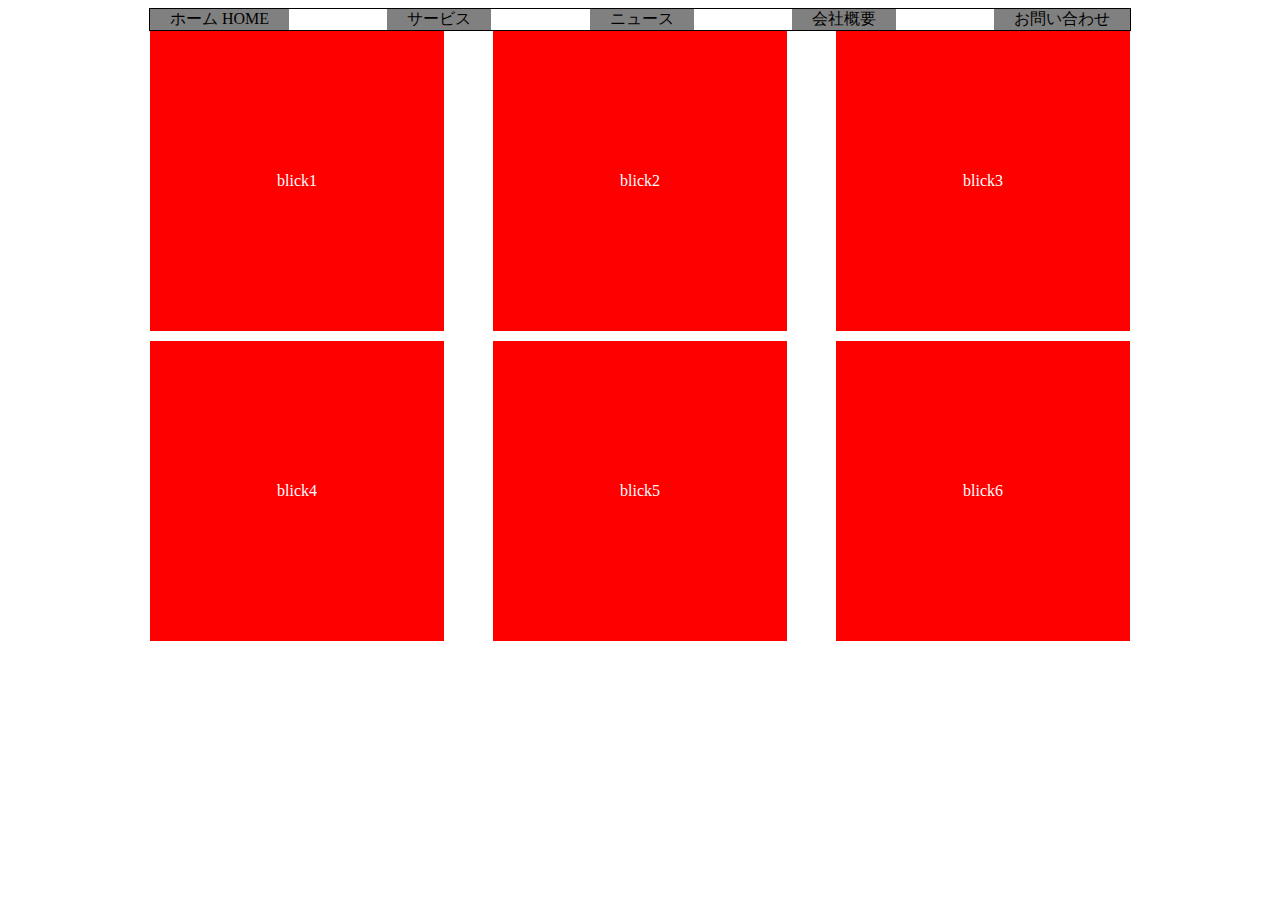
<file: 20230425/index.html>
<!DOCTYPE html>
<html lang="ja">

<head>
    <meta charset="UTF-8">
    <meta http-equiv="X-UA-Compatible" content="IE=edge">
    <meta name="viewport" content="width=device-width, initial-scale=1.0">
    <title>第2回</title>
    <meta name="description" content="第2回です。">
    <link rel="stylesheet" href="css/style.css">
</head>

<body>

    <ul>
        <li>ホーム
            HOME</li>
        <li>サービス</li>
        <li>ニュース</li>
        <li>会社概要</li>
        <li>お問い合わせ</li>
    </ul>

    <div class="wrap">
        <div>blick1</div>
        <div>blick2</div>
        <div>blick3</div>
        <div>blick4</div>
        <div>blick5</div>
        <div>blick6</div>
    </div>

</body>

</html>
</file>
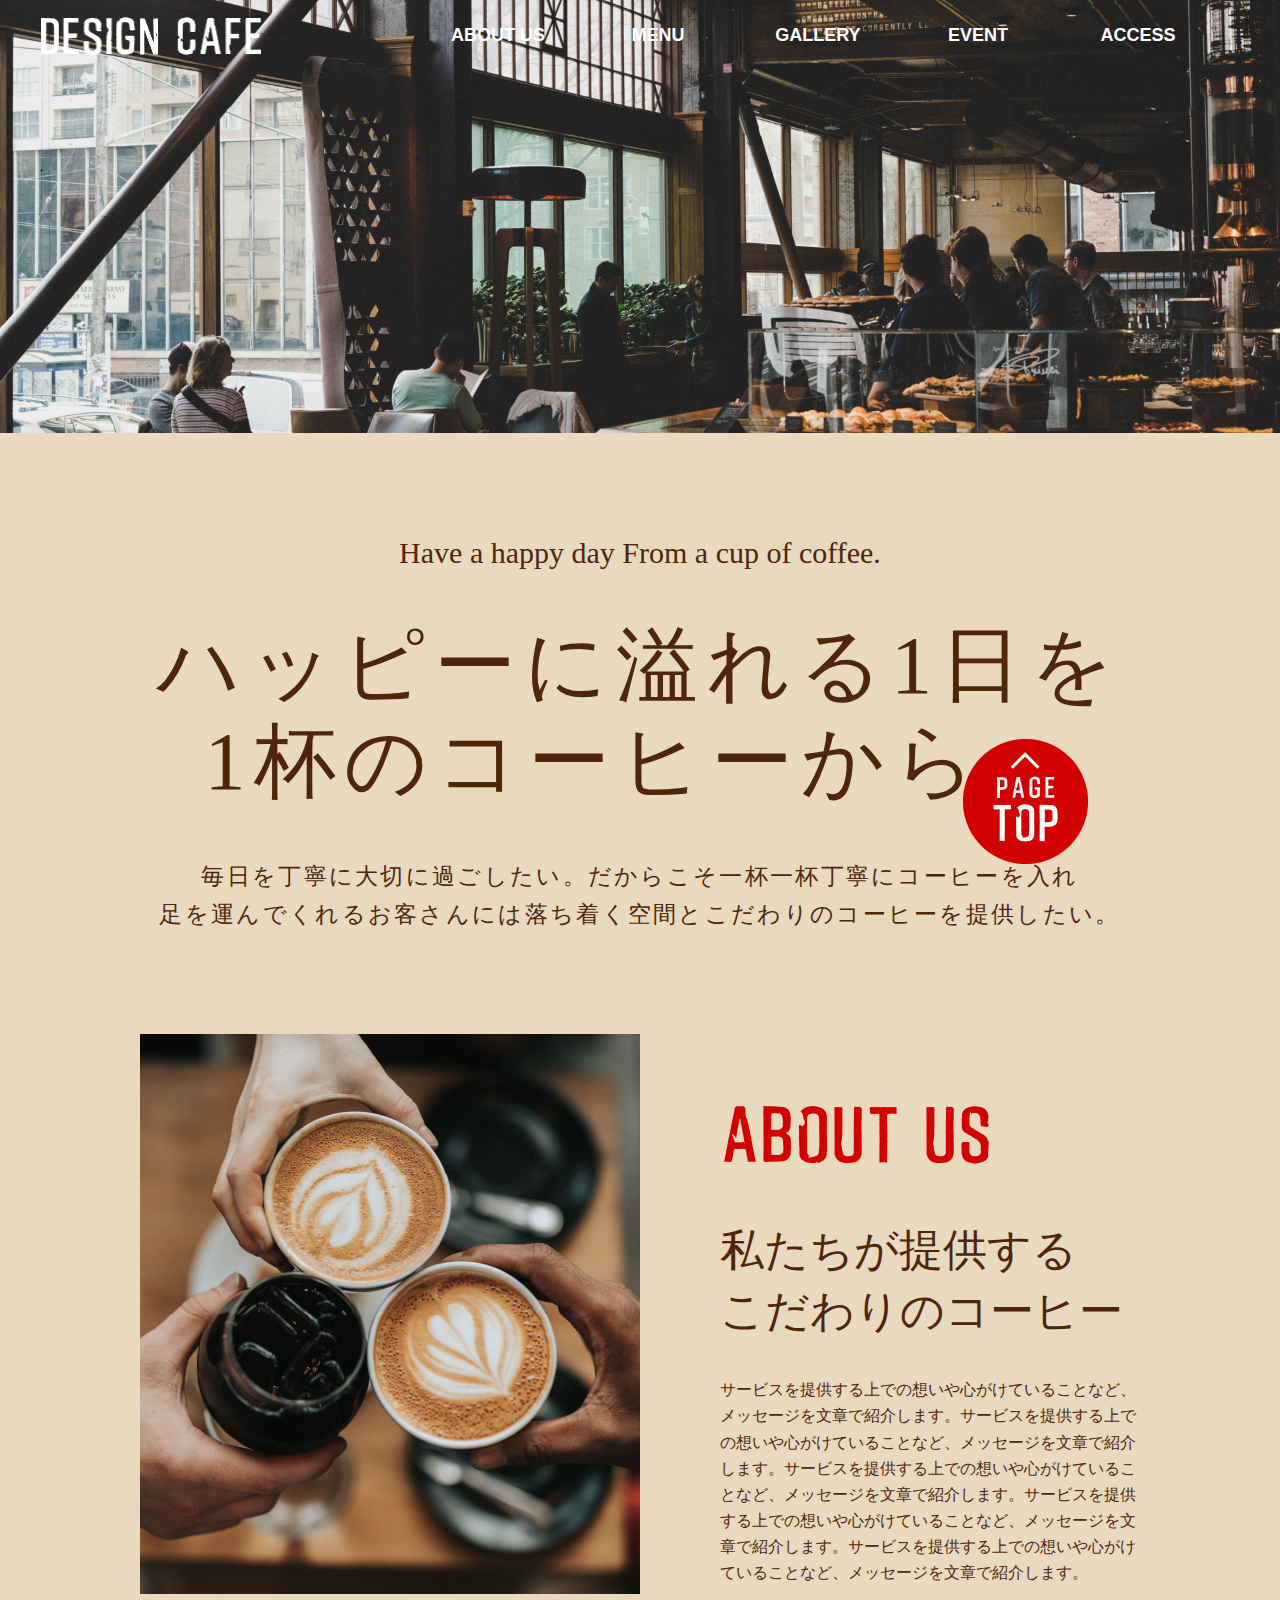
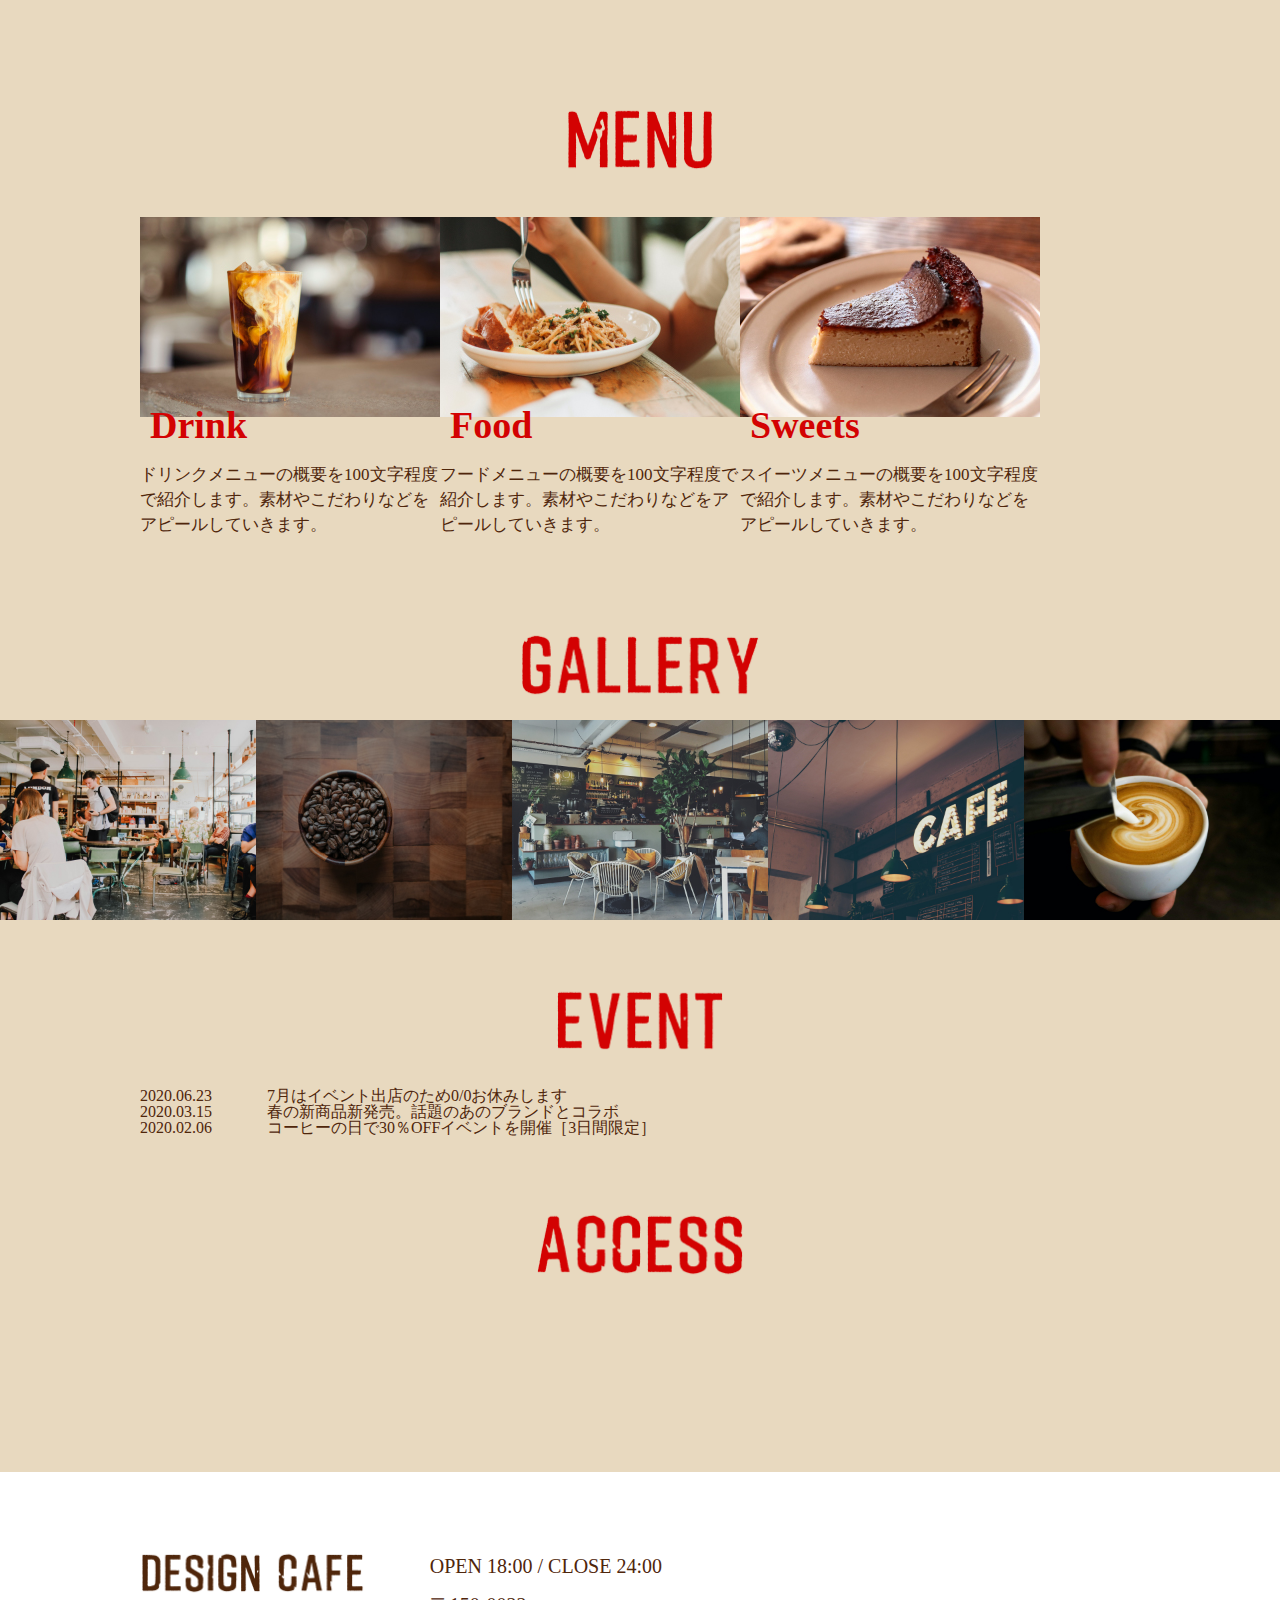
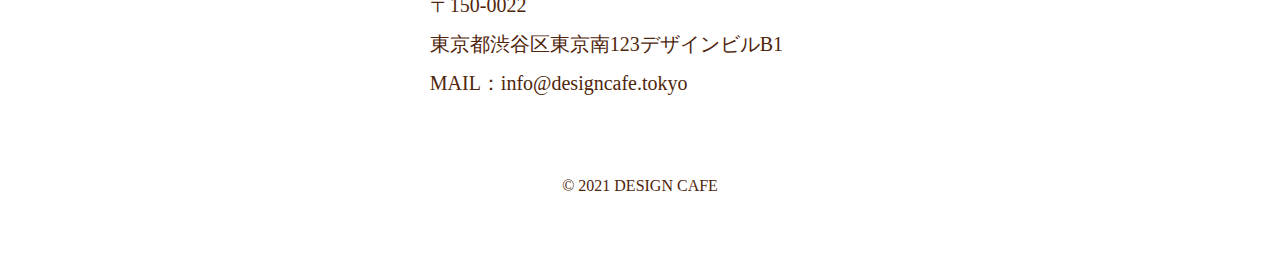
<file: cafe/index.html>
<!DOCTYPE html>
<html lang="ja">

<head>
    <meta charset="UTF-8">
    <meta http-equiv="X-UA-Compatible" content="IE=edge">
    <meta name="viewport" content="width=device-width, initial-scale=1.0">
    <title>デザインカフェ</title>
    <meta name="description" content="デザインカフェのサイトです。">
    <link rel="stylesheet" href="css/style.css">
</head>

<body>

    <header>
        <div class="header_slider">
            <div>
                <img src="images/pc_first-100.jpg" alt="店内の様子">
            </div>
        </div>

        <div class="header_wrap">
            <h1 class="header_logo">
                <img src="images/design_cafe_logo_header@2x.png" alt="DESIGNCAE">
            </h1>
            <nav class="pc_nav">
                <ul>
                    <li><a href="">ABOUT US</a></li>
                    <li><a href="">MENU</a></li>
                    <li><a href="">GALLERY</a></li>
                    <li><a href="">EVENT</a></li>
                    <li><a href="">ACCESS</a></li>
                </ul>

            </nav>
        </div>
    </header>

    <div class="slogan_wrap">
        <p class="slogan_en">
            Have a happy day From a cup of coffee.
        </p>

        <p class="slogan_ja">ハッピーに溢れる1日を<br>1杯のコーヒーから。</p>

        <p class="slogan_ja2">
            毎日を丁寧に大切に過ごしたい。だからこそ一杯一杯丁寧にコーヒーを入れ<br>足を運んでくれるお客さんには落ち着く空間とこだわりのコーヒーを提供したい。
        </p>
    </div>

    <div class="about_wrap">

        <img src="images/pc_about-100.jpg" alt="">

        <div class="contents_about">
            <h2><img src="images/about_us@2x.png" alt="about us"></h2>

            <p class="lead_1">私たちが提供する<br>こだわりのコーヒー</p>
            <p class="about_text">
                サービスを提供する上での想いや心がけていることなど、メッセージを文章で紹介します。サービスを提供する上での想いや心がけていることなど、メッセージを文章で紹介します。サービスを提供する上での想いや心がけていることなど、メッセージを文章で紹介します。サービスを提供する上での想いや心がけていることなど、メッセージを文章で紹介します。サービスを提供する上での想いや心がけていることなど、メッセージを文章で紹介します。
            </p>
        </div>
    </div>

    <div class="menu_wrap">
        <h2 class="center">
            <img src="images/menu@2x.png" alt="menu">
        </h2>
        <div class="contents">
            <div class="menu_contents">
                <img src="images/pc_menu_drink-100.jpg" alt="飲み物の写真">
                <h3>Drink</h3>
                <p>ドリンクメニューの概要を100文字程度で紹介します。素材やこだわりなどをアピールしていきます。</p>
            </div>

            <div class="menu_contents">
                <img src="images/pc_menu_food-100.jpg" alt="食べ物の写真">
                <h3>Food</h3>
                <p>フードメニューの概要を100文字程度で紹介します。素材やこだわりなどをアピールしていきます。</p>
            </div>

            <div class="menu_contents">
                <img src="images/pc_menu_sweets-100.jpg" alt="スイーツの写真">
                <h3>Sweets</h3>
                <p>スイーツメニューの概要を100文字程度で紹介します。素材やこだわりなどをアピールしていきます。</p>
            </div>
        </div>
    </div>

    <!-- <div class="wrap_gallery"> -->
    <h2 class="center"><img src="images/gallery@2x.png" alt="gallery"></h2>

    <div class="slider2">
        <img src="images/pc_gallary_05-100.jpg" alt="">
        <img src="images/pc_gallary_04-100.jpg" alt="">
        <img src="images/pc_gallary_03-100.jpg" alt="">
        <img src="images/pc_gallary_02-100.jpg" alt="">
        <img src="images/pc_gallary_01-100.jpg" alt="">
    </div>
    <!-- </div> -->

    <div class="event_wrap">
        <h2 class="center"><img src="images/event@2x.png" alt="event"></h2>
        <ul>
            <li>2020.06.23<a>7月はイベント出店のため0/0お休みします</a></li>
            <li>2020.03.15<a>春の新商品新発売。話題のあのブランドとコラボ</a></li>
            <li>2020.02.06<a>コーヒーの日で30％OFFイベントを開催［3日間限定］</a></li>
        </ul>
    </div>

    <h2 class="center"><img src="images/access@2x.png" alt="access"></h2>
    <iframe
        src="https://www.google.com/maps/embed?pb=!1m18!1m12!1m3!1d12959.770611716222!2d139.80263735541988!3d35.70302879999999!2m3!1f0!2f0!3f0!3m2!1i1024!2i768!4f13.1!3m3!1m2!1s0x601888d178fe84b1%3A0x432bb2b6c650d9ae!2z5LqA5oi45aSp56We56S-!5e0!3m2!1sja!2sjp!4v1684055574245!5m2!1sja!2sjp"
        style="border:0;" allowfullscreen="" loading="lazy" referrerpolicy="no-referrer-when-downgrade"></iframe>


    <footer>
        <div class="footer_contents">
            <img src="images/design_cafe_logo_footer@2x.png" alt="design cafe">
            <p>OPEN 18:00 / CLOSE 24:00<br>〒150-0022<br>東京都渋谷区東京南123デザインビルB1<br> MAIL：info@designcafe.tokyo</p>
        </div>
        <p class="footer_center">© 2021 DESIGN CAFE</p>
    </footer>

    <div class="page_top">
        <img src="images/to_top@2x.png" alt="">
    </div>

</body>

</html>
</file>
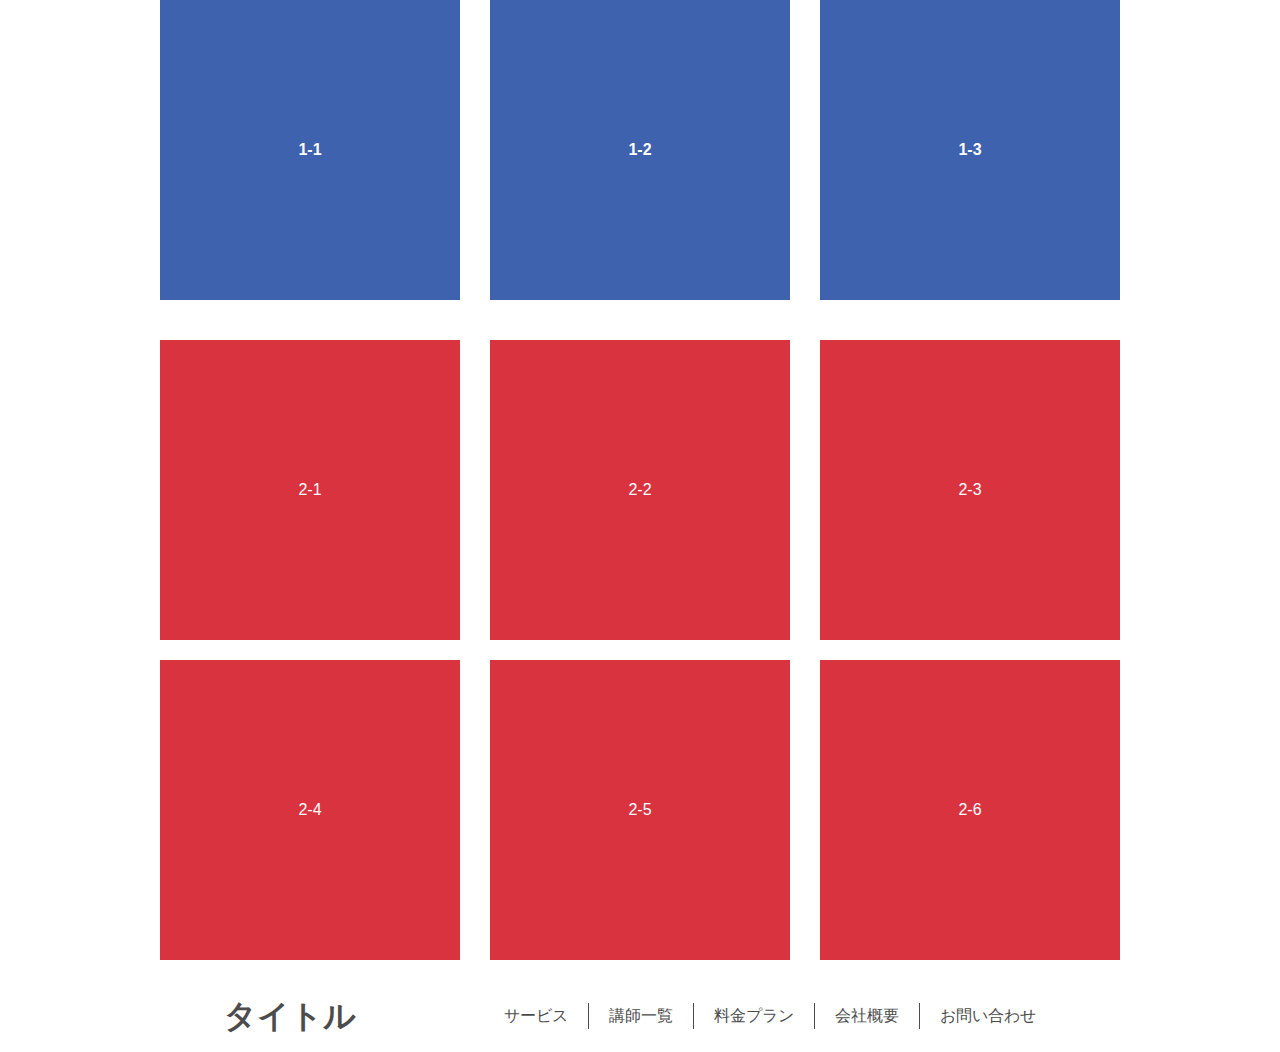
<file: work2_yonezawa/index.html>
<!DOCTYPE html>
<html lang="ja">

<head>
    <meta charset="UTF-8">
    <meta http-equiv="X-UA-Compatible" content="IE=edge">
    <meta name="viewport" content="width=device-width, initial-scale=1.0">
    <title>コーディング第2回</title>
    <meta name="description" content="第2回の課題提出です。">
    <link rel="stylesheet" href="css/style.css">
</head>

<body>

    <div class="wrap-blue">
        <div>1-1</div>
        <div>1-2</div>
        <div>1-3</div>
    </div>

    <div class="wrap-red">
        <div>2-1</div>
        <div>2-2</div>
        <div>2-3</div>
        <div>2-4</div>
        <div>2-5</div>
        <div>2-6</div>
    </div>

    <div class="wrap-top">
        <h1>タイトル</h1>

        <div class="wrap-menu">
            <ul>
                <li>サービス</li>
                <li>講師一覧</li>
                <li>料金プラン</li>
                <li>会社概要</li>
                <li>お問い合わせ</li>
            </ul>
        </div>
    </div>


</body>

</html>
</file>
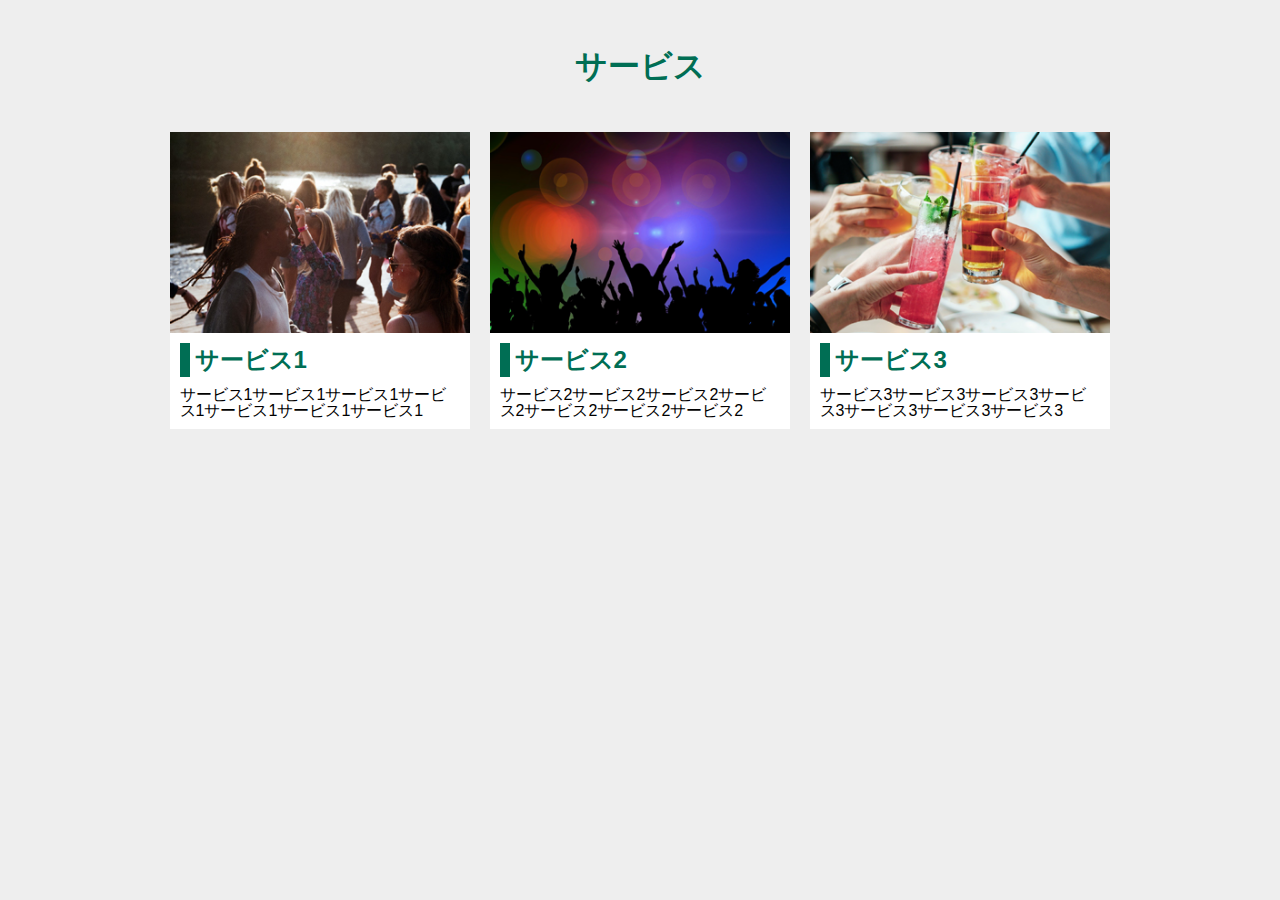
<file: work3_yonezawa/index.html>
<!DOCTYPE html>
<html lang="ja">

<head>
    <meta charset="UTF-8">
    <meta http-equiv="X-UA-Compatible" content="IE=edge">
    <meta name="viewport" content="width=device-width, initial-scale=1.0">
    <title>第3回</title>
    <meta name="description" content="第3回の課題です。">
    <link rel="stylesheet" href="css/style.css">
</head>

<body>

    <script>
        let num = 1;
        for (let i = 0; i < 11; i++) {
            num = num + 1;
        }
        if (num <= 20) {
            console.log("20以上");
        } else {
            console.log("20未満");
        }
    </script>

    <h1>サービス</h1>
    <div class="main">
        <div class="service">
            <img src="images/main_1.jpg" alt="">
            <h2>
                サービス1
            </h2>
            <p>
                サービス1サービス1サービス1サービス1サービス1サービス1サービス1
            </p>
        </div>
        <div class="service">
            <img src="images/main_2.png" alt="">
            <h2>
                サービス2
            </h2>
            <p>
                サービス2サービス2サービス2サービス2サービス2サービス2サービス2
            </p>
        </div>
        <div class="service">
            <img src="images/main_3.png" alt="">
            <h2>
                サービス3
            </h2>
            <p>
                サービス3サービス3サービス3サービス3サービス3サービス3サービス3
            </p>
        </div>
    </div>



</body>

</html>
</file>
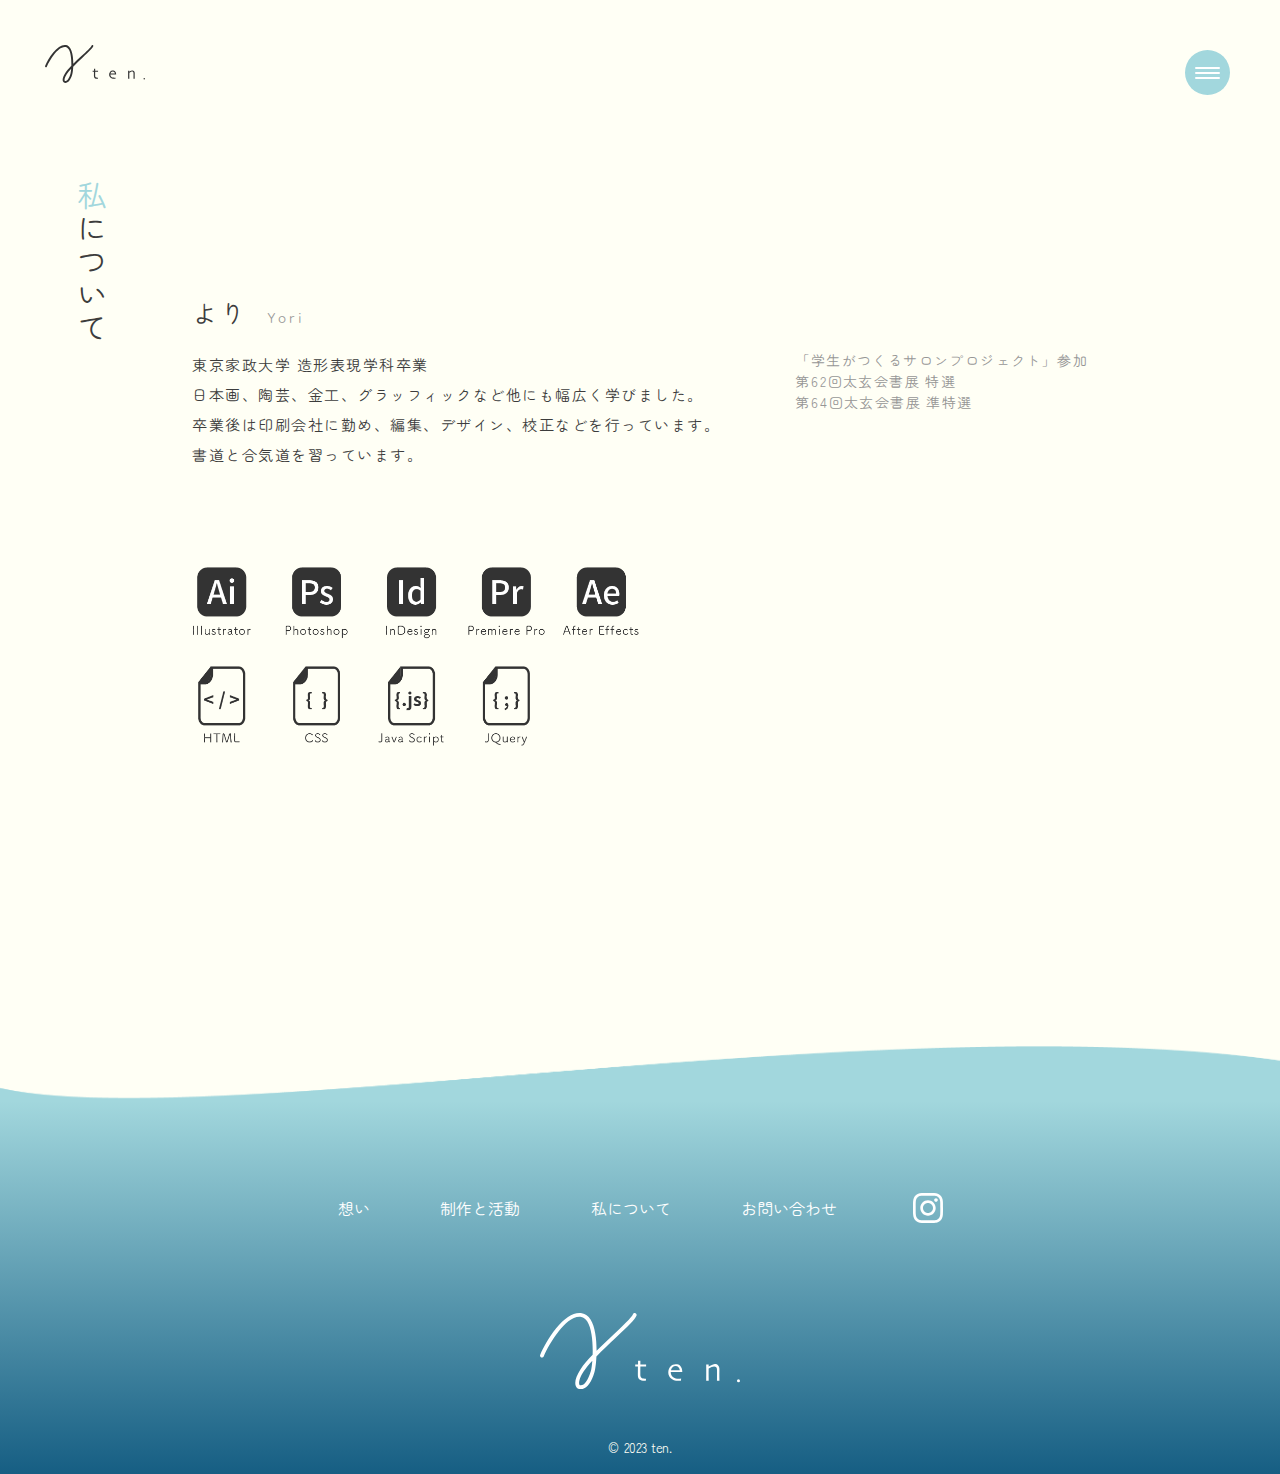
<file: portfolio/about/index.html>
<!DOCTYPE html>
<html lang="ja">

<head>
    <meta charset="UTF-8">
    <meta http-equiv="X-UA-Compatible" content="IE=edge">
    <meta name="viewport" content="width=device-width, initial-scale=1.0">
    <title>私について｜ten.</title>
    <meta name="description" content="私のできることや好きなものなどをご紹介します。">
    <link rel="stylesheet" href="../css/common.css">
    <link rel="stylesheet" href="css/style.css">
    <!-- jQuery -->
    <script src="https://ajax.googleapis.com/ajax/libs/jquery/3.7.0/jquery.min.js"></script>
</head>

<body>
    <!-- ヘッダー -->
    <header>
        <h1 class="header_logo">
            <a href="../index.html">
                <img src="../images/ten_logo.svg" alt="ten.">
            </a>
        </h1>

        <!-- ハンバーガー -->
        <div class="nav_btn">
            <div class="nav_btn_line"><span></span></div>
        </div>
        <div class="nav_wrap">
            <div class="nav_wrap_center">
                <nav class="nav_wrap_list">
                    <ul>
                        <li><a href="../thought/index.html">想い</a></li>
                        <li><a href="../works/index.html">制作と活動</a></li>
                        <li><a href="../about/index.html">私について</a></li>
                        <li><a href="../contact/index.html">お問い合わせ</a></li>
                    </ul>
                </nav>
                <div class="nav_wrap_sns">
                    <a href="https://www.instagram.com/ten._design_2308/?igshid=OGQ5ZDc2ODk2ZA%3D%3D" target="_blank">
                        <img src="../images/instagram_icon.svg" alt="インスタグラムアカウント">
                    </a>
                </div>
            </div>
        </div>
    </header>

    <section class="back_design">
        <h2 class="vertical heading"><span class="color_01">私</span>について</h2>
        <div class="about_wrap">
            <p class="name">より<span class="name_en"></span></p>
            <div class="about_desc_wrap">
                <p class="abuot_desc">東京家政大学
                    造形表現学科卒業<br>日本画、陶芸、金工、グラッフィックなど他にも幅広く学びました。<br>卒業後は印刷会社に勤め、編集、デザイン、校正などを行っています。<br>書道と合気道を習っています。
                </p>
                <p class="about_achieve">「学生がつくるサロンプロジェクト」参加<br>第62回太玄会書展 特選<br>第64回太玄会書展 準特選</p>
            </div>
            <div class="about_skill_icon">
                <img src="images/about_skill_icon@2x.png" alt="スキルアイコン">
            </div>

        </div>
    </section>


    <!-- フッター -->
    <div class="footer_img">
        <img src="../images/footer_pc@2x.png" alt="波">
    </div>
    <footer>
        <div class="footer_wrap">
            <nav class="footer_nav">
                <ul class="footer_list">
                    <li><a href="../thought/index.html">想い</a></li>
                    <li><a href="../works/index.html">制作と活動</a></li>
                    <li><a href="../about/index.html">私について</a></li>
                    <li><a href="../contact/index.html">お問い合わせ</a></li>
                </ul>
                <div class="footer_insta_img">
                    <a href="https://www.instagram.com/ten._design_2308/?igshid=OGQ5ZDc2ODk2ZA%3D%3D" target="_blank"
                        class="footer_insta">
                        <img src="../images/instagram_icon.svg" alt="インスタグラムアカウント">
                    </a>
                </div>
            </nav>
            <a href="./index.html" class="footer_logo">
                <svg id="ten_logo" data-name="レイヤー 2" xmlns="http://www.w3.org/2000/svg" viewBox="0 0 209.95 80">
                    <defs>
                        <style>
                            .cls-1 {
                                fill: #fff;
                            }
                        </style>
                    </defs>
                    <g id="_レイヤー_1-2" data-name="レイヤー 1">
                        <g>
                            <path class="cls-1"
                                d="m42.86,80c-.06,0-.12,0-.19,0-2.15-.05-3.87-1.08-4.83-2.9-2-3.79-.27-10.38,4.74-18.07,2.91-4.47,7.43-9.67,12.68-15.13.39-12.29-.76-27.31-5.59-34.93-1.79-2.82-3.88-4.4-6.38-4.8-8.46-1.37-17.4,7.27-23.42,14.75-6.97,8.68-13.07,19.65-16.02,26.67-.43,1.02-1.6,1.5-2.63,1.07-1.02-.43-1.5-1.61-1.07-2.63,3.06-7.28,9.37-18.65,16.59-27.63C26.46,4.3,35.61-1.15,43.93.2c3.66.59,6.73,2.82,9.14,6.62,4.87,7.69,6.36,21.01,6.32,32.88,5.47-5.46,11.44-11.06,17.07-16.34,9.83-9.22,20-18.76,21.12-21.98.37-1.05,1.51-1.6,2.56-1.23,1.05.37,1.6,1.51,1.23,2.56-1.38,3.96-8.94,11.17-22.17,23.58-6.66,6.25-13.79,12.94-19.96,19.27-.34,7.43-1.21,13.69-2.09,16.72-3.27,11.28-8.47,17.72-14.3,17.72Zm12.07-29.9c-3.7,4.02-6.83,7.8-8.98,11.11-5.21,8-5.31,12.57-4.55,14.01.19.36.5.74,1.37.76.03,0,.06,0,.09,0,3.74,0,7.83-5.8,10.45-14.83.65-2.23,1.25-6.21,1.63-11.06Z" />
                            <g>
                                <path class="cls-1"
                                    d="m111.38,69.03l-.3,2.13c-.08.01-.27.02-.58.03s-.57.02-.8.02c-2.3,0-4.03-.48-5.21-1.44-1.18-.96-1.76-2.43-1.76-4.41,0-1.24,0-2.58.03-4s.03-3.19.03-5.29h-2.82v-1.97h2.97v-3.98h2.44v3.98h6.02v1.97h-6.02c0,.24,0,.94-.03,2.1s-.03,2.03-.03,2.59v4.17c0,1.46.39,2.51,1.18,3.15.78.64,1.99.97,3.63.97.2,0,.44,0,.72,0s.46,0,.54,0Z" />
                                <path class="cls-1"
                                    d="m149.39,61.99h-12.15c.01,1.19.26,2.28.76,3.27s1.25,1.81,2.27,2.46c.65.41,1.39.73,2.22.93.83.21,1.83.31,2.99.31.64,0,1.22-.02,1.76-.05s.86-.06.98-.07l-.3,2.24c-.09.01-.39.03-.89.06s-1.1.04-1.78.04c-1.79,0-3.35-.23-4.68-.7s-2.42-1.11-3.27-1.92c-.73-.68-1.35-1.56-1.86-2.62s-.76-2.25-.76-3.55.19-2.43.57-3.46.95-1.99,1.71-2.87c.66-.76,1.48-1.35,2.46-1.76.98-.41,2-.62,3.05-.62s1.97.16,2.77.47,1.51.79,2.1,1.43c.66.72,1.17,1.6,1.51,2.65s.53,2.31.54,3.77Zm-2.6-1.88c-.18-1.39-.65-2.48-1.42-3.27s-1.78-1.18-3.03-1.18-2.3.4-3.14,1.2-1.42,1.89-1.75,3.25h9.34Z" />
                                <path class="cls-1"
                                    d="m188.43,71.11h-2.66c.01-.31.03-1.35.04-3.11s.03-2.85.03-3.26c0-.58,0-1.44,0-2.58s-.01-1.97-.03-2.5c-.03-1.29-.28-2.21-.74-2.77s-1.25-.84-2.39-.84c-.68,0-1.53.2-2.54.6-1.01.4-2.03.92-3.06,1.55,0,.12,0,.79-.02,2s-.02,2.31-.02,3.31c0,1.3.01,2.87.04,4.71.03,1.84.04,2.8.04,2.89h-2.66c0-.08.01-.76.03-2.06s.03-3.22.03-5.77c0-1.18,0-2.55,0-4.13s-.03-3.26-.06-5.04h2.62l-.02,1.93.02.03c1.57-.9,2.88-1.52,3.92-1.87s1.92-.53,2.61-.53c1.43,0,2.59.45,3.45,1.35s1.3,2.14,1.3,3.71c0,1.41,0,2.63-.03,3.66s-.03,1.86-.03,2.5c0,1.02.01,2.29.04,3.82s.04,2.33.04,2.41Z" />
                            </g>
                            <circle class="cls-1" cx="208.37" cy="71.11" r="1.58" />
                        </g>
                    </g>
                </svg> </a>
        </div>
        <span class="copyright">© 2023 ten.</span>
    </footer>

    <script src="../js/script.js"></script>
</body>

</html>
</file>
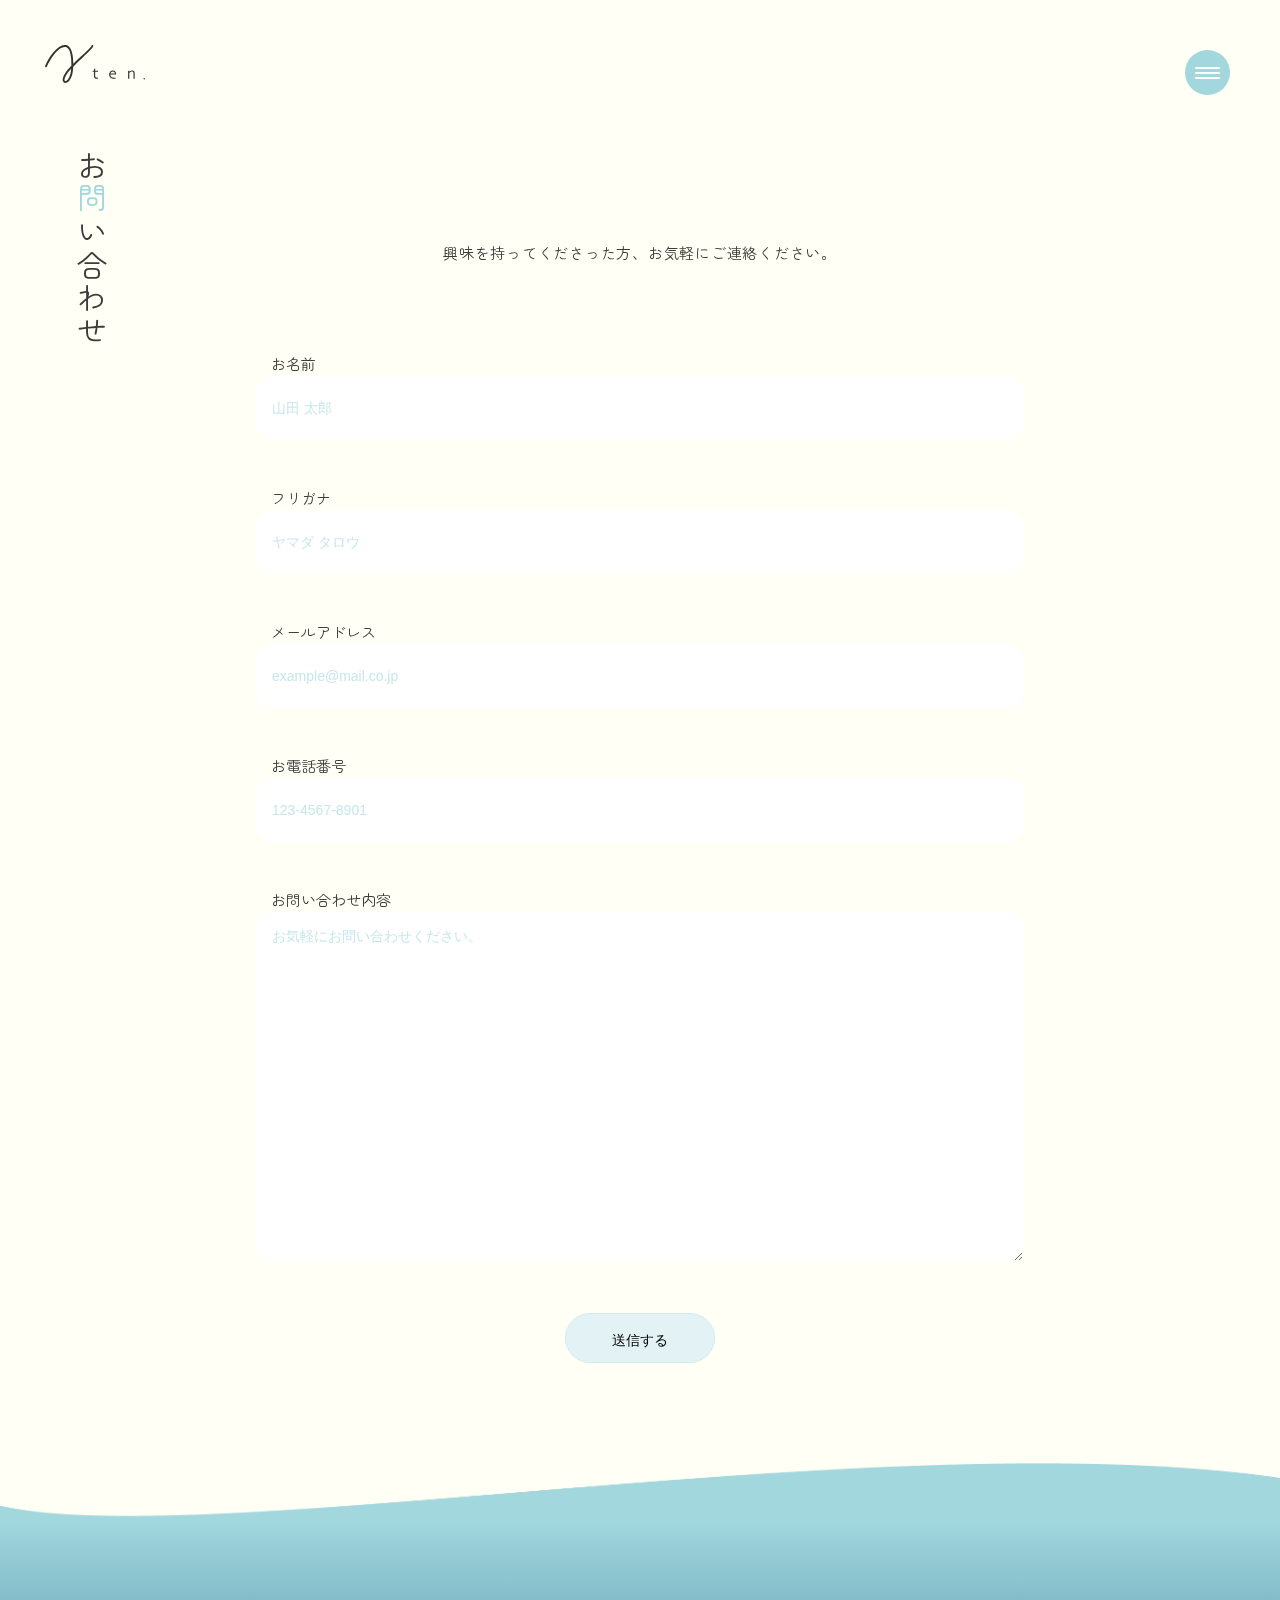
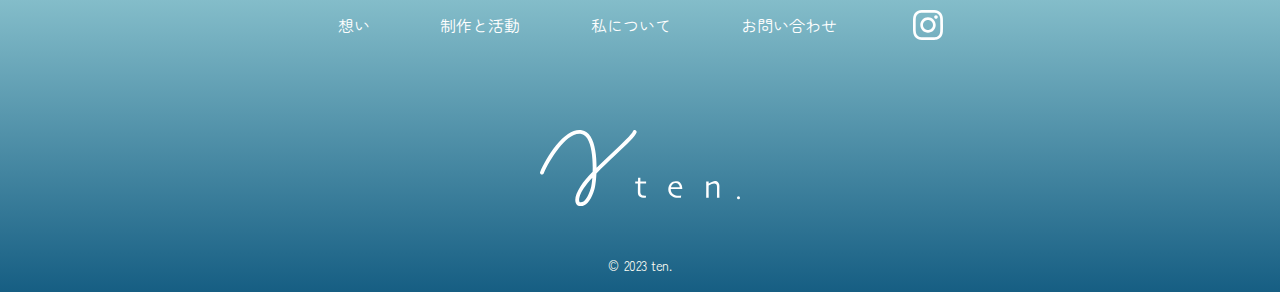
<file: portfolio/contact/index.html>
<!DOCTYPE html>
<html lang="ja">

<head>
    <meta charset="UTF-8">
    <meta http-equiv="X-UA-Compatible" content="IE=edge">
    <meta name="viewport" content="width=device-width, initial-scale=1.0">
    <title>お問い合わせ｜ten.</title>
    <meta name="description" content="ten.のお問い合わせフォームです。">
    <link rel="stylesheet" href="../css/common.css">
    <link rel="stylesheet" href="css/style.css">
    <!-- jQuery -->
    <script src="https://ajax.googleapis.com/ajax/libs/jquery/3.7.0/jquery.min.js"></script>
</head>

<body>
    <!-- ヘッダー -->
    <header>
        <h1 class="header_logo">
            <a href="../index.html">
                <img src="../images/ten_logo.svg" alt="ten.">
            </a>
        </h1>

        <!-- ハンバーガー -->
        <div class="nav_btn">
            <div class="nav_btn_line"><span></span></div>
        </div>
        <div class="nav_wrap">
            <div class="nav_wrap_center">
                <nav class="nav_wrap_list">
                    <ul>
                        <li><a href="../thought/index.html">想い</a></li>
                        <li><a href="../works/index.html">制作と活動</a></li>
                        <li><a href="../about/index.html">私について</a></li>
                        <li><a href="../contact/index.html">お問い合わせ</a></li>
                    </ul>
                </nav>
                <div class="nav_wrap_sns">
                    <a href="https://www.instagram.com/ten._design_2308/?igshid=OGQ5ZDc2ODk2ZA%3D%3D" target="_blank">
                        <img src="../images/instagram_icon.svg" alt="インスタグラムアカウント">
                    </a>
                </div>
            </div>
        </div>
    </header>

    <!-- フォーム -->
    <section class="section">
        <div class="heading">
            <h2 class="vertical pc_sticky">お<span class="color_01">問</span>い合わせ</h2>
        </div>
        <h2 class="vertical sp_un_sticky">お問い合わせ</h2>
        <p>興味を持ってくださった方、<br class="br_pc_none">お気軽にご連絡ください。</p>
        <form onsubmit="submitted=true;"
            action="https://docs.google.com/forms/u/0/d/e/1FAIpQLSc1GYPvpZNJT7h7OVgWDoY82uv7OdNBUzcpmCGkV8Gj81a_2Q/formResponse"
            method="post" target="hidden_iframe">

            <div class="contact_wrap">
                <label for="name_01" class="contact_item">お名前</label>
                <input id="name_01" class="contact_box_s" type="text" name="entry.1274131809" placeholder="山田 太郎"
                    required>

                <label for="name_02" class="contact_item">フリガナ</label>
                <input id="name_02" class="contact_box_s" type="text" name="entry.1427460467" placeholder="ヤマダ タロウ"
                    required>

                <label for="email" class="contact_item">メールアドレス</label>
                <input id="email" class="contact_box_s" type="text" name="entry.1995535631"
                    placeholder="example@mail.co.jp" required>

                <label for="tel" class="contact_item">お電話番号</label>
                <input id="tel" class="contact_box_s" type="text" name="entry.506367846" placeholder="123-4567-8901">

                <label for="msg" class="contact_item">お問い合わせ内容</label>
                <textarea id="msg" class="contact_box_l" name="entry.1580849601" placeholder="お気軽にお問い合わせください。"
                    required></textarea>

                <button type="submit" name="button" value="送信" class="contact_item btn_next">送信する</button>
            </div>
        </form>
    </section>
    <script> var submitted = false; </script>
    <iframe name="hidden_iframe" id="hidden_iframe" style="display: none"
        onload="if(submitted)  {window.location='thanks.html';}"></iframe>



    <!-- フッター -->
    <div class="footer_img">
        <img src="../images/footer_pc@2x.png" alt="波">
    </div>
    <footer>
        <div class="footer_wrap">
            <nav class="footer_nav">
                <ul class="footer_list">
                    <li><a href="../thought/index.html">想い</a></li>
                    <li><a href="../works/index.html">制作と活動</a></li>
                    <li><a href="../about/index.html">私について</a></li>
                    <li><a href="../contact/index.html">お問い合わせ</a></li>
                </ul>
                <div class="footer_insta_img">
                    <a href="https://www.instagram.com/ten._design_2308/?igshid=OGQ5ZDc2ODk2ZA%3D%3D" target="_blank"
                        class="footer_insta">
                        <img src="../images/instagram_icon.svg" alt="インスタグラムアカウント">
                    </a>
                </div>
            </nav>
            <a href="./index.html" class="footer_logo">
                <svg id="ten_logo" data-name="レイヤー 2" xmlns="http://www.w3.org/2000/svg" viewBox="0 0 209.95 80">
                    <defs>
                        <style>
                            .cls-1 {
                                fill: #fff;
                            }
                        </style>
                    </defs>
                    <g id="_レイヤー_1-2" data-name="レイヤー 1">
                        <g>
                            <path class="cls-1"
                                d="m42.86,80c-.06,0-.12,0-.19,0-2.15-.05-3.87-1.08-4.83-2.9-2-3.79-.27-10.38,4.74-18.07,2.91-4.47,7.43-9.67,12.68-15.13.39-12.29-.76-27.31-5.59-34.93-1.79-2.82-3.88-4.4-6.38-4.8-8.46-1.37-17.4,7.27-23.42,14.75-6.97,8.68-13.07,19.65-16.02,26.67-.43,1.02-1.6,1.5-2.63,1.07-1.02-.43-1.5-1.61-1.07-2.63,3.06-7.28,9.37-18.65,16.59-27.63C26.46,4.3,35.61-1.15,43.93.2c3.66.59,6.73,2.82,9.14,6.62,4.87,7.69,6.36,21.01,6.32,32.88,5.47-5.46,11.44-11.06,17.07-16.34,9.83-9.22,20-18.76,21.12-21.98.37-1.05,1.51-1.6,2.56-1.23,1.05.37,1.6,1.51,1.23,2.56-1.38,3.96-8.94,11.17-22.17,23.58-6.66,6.25-13.79,12.94-19.96,19.27-.34,7.43-1.21,13.69-2.09,16.72-3.27,11.28-8.47,17.72-14.3,17.72Zm12.07-29.9c-3.7,4.02-6.83,7.8-8.98,11.11-5.21,8-5.31,12.57-4.55,14.01.19.36.5.74,1.37.76.03,0,.06,0,.09,0,3.74,0,7.83-5.8,10.45-14.83.65-2.23,1.25-6.21,1.63-11.06Z" />
                            <g>
                                <path class="cls-1"
                                    d="m111.38,69.03l-.3,2.13c-.08.01-.27.02-.58.03s-.57.02-.8.02c-2.3,0-4.03-.48-5.21-1.44-1.18-.96-1.76-2.43-1.76-4.41,0-1.24,0-2.58.03-4s.03-3.19.03-5.29h-2.82v-1.97h2.97v-3.98h2.44v3.98h6.02v1.97h-6.02c0,.24,0,.94-.03,2.1s-.03,2.03-.03,2.59v4.17c0,1.46.39,2.51,1.18,3.15.78.64,1.99.97,3.63.97.2,0,.44,0,.72,0s.46,0,.54,0Z" />
                                <path class="cls-1"
                                    d="m149.39,61.99h-12.15c.01,1.19.26,2.28.76,3.27s1.25,1.81,2.27,2.46c.65.41,1.39.73,2.22.93.83.21,1.83.31,2.99.31.64,0,1.22-.02,1.76-.05s.86-.06.98-.07l-.3,2.24c-.09.01-.39.03-.89.06s-1.1.04-1.78.04c-1.79,0-3.35-.23-4.68-.7s-2.42-1.11-3.27-1.92c-.73-.68-1.35-1.56-1.86-2.62s-.76-2.25-.76-3.55.19-2.43.57-3.46.95-1.99,1.71-2.87c.66-.76,1.48-1.35,2.46-1.76.98-.41,2-.62,3.05-.62s1.97.16,2.77.47,1.51.79,2.1,1.43c.66.72,1.17,1.6,1.51,2.65s.53,2.31.54,3.77Zm-2.6-1.88c-.18-1.39-.65-2.48-1.42-3.27s-1.78-1.18-3.03-1.18-2.3.4-3.14,1.2-1.42,1.89-1.75,3.25h9.34Z" />
                                <path class="cls-1"
                                    d="m188.43,71.11h-2.66c.01-.31.03-1.35.04-3.11s.03-2.85.03-3.26c0-.58,0-1.44,0-2.58s-.01-1.97-.03-2.5c-.03-1.29-.28-2.21-.74-2.77s-1.25-.84-2.39-.84c-.68,0-1.53.2-2.54.6-1.01.4-2.03.92-3.06,1.55,0,.12,0,.79-.02,2s-.02,2.31-.02,3.31c0,1.3.01,2.87.04,4.71.03,1.84.04,2.8.04,2.89h-2.66c0-.08.01-.76.03-2.06s.03-3.22.03-5.77c0-1.18,0-2.55,0-4.13s-.03-3.26-.06-5.04h2.62l-.02,1.93.02.03c1.57-.9,2.88-1.52,3.92-1.87s1.92-.53,2.61-.53c1.43,0,2.59.45,3.45,1.35s1.3,2.14,1.3,3.71c0,1.41,0,2.63-.03,3.66s-.03,1.86-.03,2.5c0,1.02.01,2.29.04,3.82s.04,2.33.04,2.41Z" />
                            </g>
                            <circle class="cls-1" cx="208.37" cy="71.11" r="1.58" />
                        </g>
                    </g>
                </svg> </a>
        </div>
        <span class="copyright">© 2023 ten.</span>
    </footer>

    <script src="../js/script.js"></script>

</body>


</html>
</file>
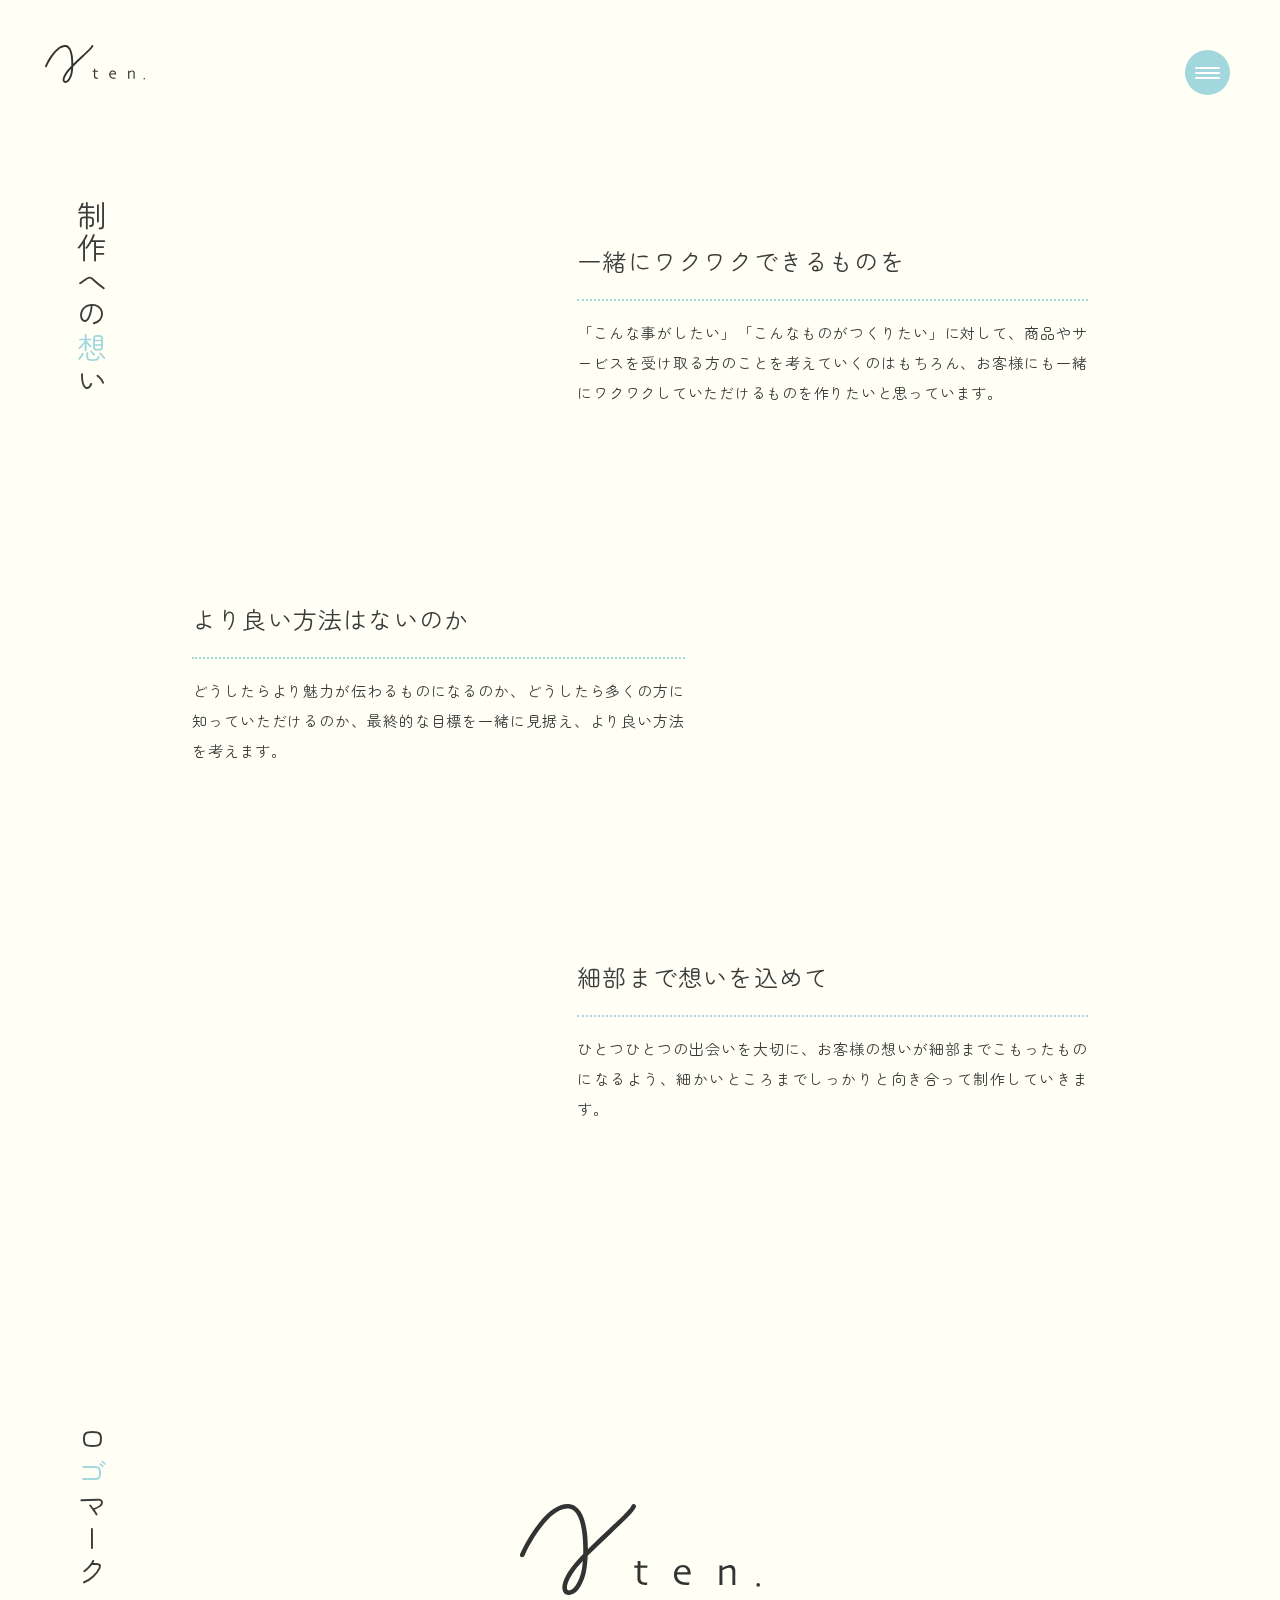
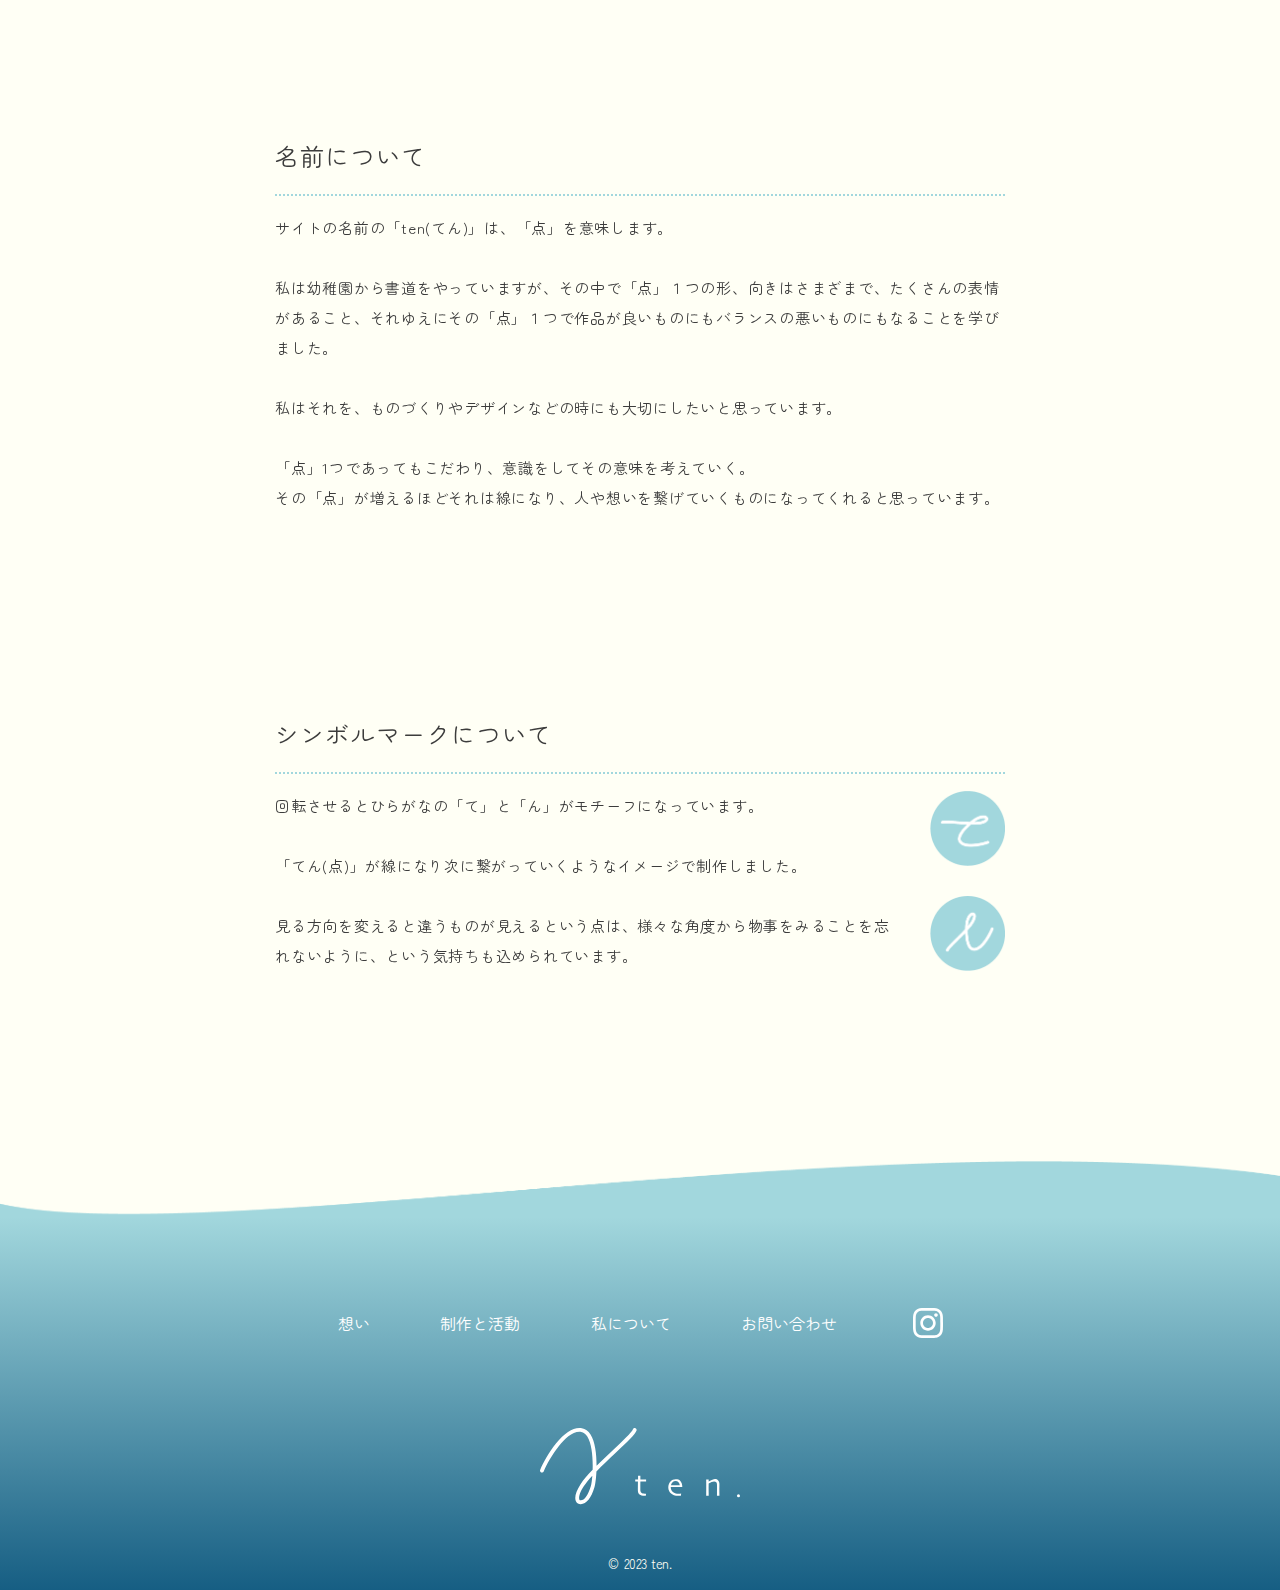
<file: portfolio/thought/index.html>
<!DOCTYPE html>
<html lang="ja">

<head>
    <meta charset="UTF-8">
    <meta http-equiv="X-UA-Compatible" content="IE=edge">
    <meta name="viewport" content="width=device-width, initial-scale=1.0">
    <title>想い｜ten.</title>
    <meta name="description" content="ten.のもづくりへの考えをお伝えします。">
    <link rel="stylesheet" href="../css/common.css">
    <link rel="stylesheet" href="css/style.css">
    <!-- jQuery -->
    <script src="https://ajax.googleapis.com/ajax/libs/jquery/3.7.0/jquery.min.js"></script>
</head>

<body>
    <!-- ヘッダー -->
    <header>
        <h1 class="header_logo">
            <a href="../index.html">
                <img src="../images/ten_logo.svg" alt="ten.">
            </a>
        </h1>
        <!-- ハンバーガー -->
        <div class="nav_btn">
            <div class="nav_btn_line"><span></span></div>
        </div>
        <div class="nav_wrap">
            <div class="nav_wrap_center">
                <nav class="nav_wrap_list">
                    <ul>
                        <li><a href="../thought/index.html">想い</a></li>
                        <li><a href="../works/index.html">制作と活動</a></li>
                        <li><a href="../about/index.html">私について</a></li>
                        <li><a href="../contact/index.html">お問い合わせ</a></li>
                    </ul>
                </nav>
                <div class="nav_wrap_sns">
                    <a href="https://www.instagram.com/ten._design_2308/?igshid=OGQ5ZDc2ODk2ZA%3D%3D" target="_blank">
                        <img src="../images/instagram_icon.svg" alt="インスタグラムアカウント">
                    </a>
                </div>
            </div>
        </div>
    </header>
    <section class="section">
        <div class="heading">
            <h2 class="vertical pc_sticky">制作への<span class="color_01">想</span>い</h2>
        </div>
        <!-- <p class="vertical top">関わってくれた全てのあなたに<br>心躍る瞬間が増えますように</p> -->
        <div class="thought_wrap">
            <h2 class="vertical sp_un_sticky">制作への想い</h2>
            <div class="thought_right">
                <h3>一緒にワクワクできるものを</h3>
                <p class="thought_work">
                    「こんな事がしたい」「こんなものがつくりたい」に対して、商品やサービスを受け取る方のことを考えていくのはもちろん、お客様にも一緒にワクワクしていただけるものを作りたいと思っています。</p>
            </div>
            <div class="thought_left">
                <h3>より良い方法はないのか</h3>
                <p class="thought_work">どうしたらより魅力が伝わるものになるのか、どうしたら多くの方に知っていただけるのか、最終的な目標を一緒に見据え、より良い方法を考えます。</p>
            </div>
            <div class="thought_right">
                <h3>細部まで想いを込めて</h3>
                <p class="thought_work">ひとつひとつの出会いを大切に、お客様の想いが細部までこもったものになるよう、細かいところまでしっかりと向き合って制作していきます。</p>
            </div>
        </div>
    </section>

    <section class="section" id="logo">
        <div class="heading">
            <h2 class="vertical pc_sticky">ロ<span class="color_01">ゴ</span>マーク</h2>
        </div>
        <div class="logo_wrap">
            <h2 class="vertical sp_un_sticky">ロゴマーク</h2>
            <div class="logo_img">
                <img src="../images/ten_logo.svg" alt="ten.">
            </div>

            <h3>名前について</h3>
            <div class="logo_desc_mean">
                <p class="thought_logo">サイトの名前の「ten(てん)」は、「点」を意味します。</p>
                <p class="thought_logo">
                    私は幼稚園から書道をやっていますが、その中で「点」１つの形、向きはさまざまで、たくさんの表情があること、それゆえにその「点」１つで作品が良いものにもバランスの悪いものにもなることを学びました。
                </p>
                <p class="thought_logo">私はそれを、ものづくりやデザインなどの時にも大切にしたいと思っています。</p>
                <p class="thought_logo">
                    「点」1つであってもこだわり、意識をしてその意味を考えていく。<br>その「点」が増えるほどそれは線になり、人や想いを繋げていくものになってくれると思っています。
                </p>
            </div>

            <h3>シンボルマークについて</h3>
            <div class="logo_desc_symbol">
                <div class="logo_desc_symbol_desc">
                    <p class="thought_logo">回転させるとひらがなの「て」と「ん」がモチーフになっています。</p>
                    <p class="thought_logo">「てん(点)」が線になり次に繋がっていくようなイメージで制作しました。</p>
                    <p class="thought_logo">見る方向を変えると違うものが見えるという点は、様々な角度から物事をみることを忘れないように、という気持ちも込められています。</p>
                </div>
                <div class="logo_desc_symbol_img">
                    <div class="logo_desc_symbol_img_te">
                        <img src="images/ten_logo_te@2x.png" alt="シンボルマークを回転させたもの">
                    </div>
                    <div class="logo_desc_symbol_img_n">
                        <img src="images/ten_logo_n@2x.png" alt="シンボルマークを回転させたもの">
                    </div>
                </div>
            </div>
        </div>
    </section>

    <!-- フッター -->
    <div class="footer_img">
        <img src="../images/footer_pc@2x.png" alt="波">
    </div>
    <footer>
        <div class="footer_wrap">
            <nav class="footer_nav">
                <ul class="footer_list">
                    <li><a href="./thought/index.html">想い</a></li>
                    <li><a href="./works/index.html">制作と活動</a></li>
                    <li><a href="./about/index.html">私について</a></li>
                    <li><a href="./contact/index.html">お問い合わせ</a></li>
                </ul>
                <div class="footer_insta_img">
                    <a href="https://www.instagram.com/ten._design_2308/?igshid=OGQ5ZDc2ODk2ZA%3D%3D" target="_blank"
                        class="footer_insta">
                        <img src="../images/instagram_icon.svg" alt="インスタグラムアカウント">
                    </a>
                </div>
            </nav>
            <a href="../index.html" class="footer_logo">
                <svg id="ten_logo" data-name="レイヤー 2" xmlns="http://www.w3.org/2000/svg" viewBox="0 0 209.95 80">
                    <defs>
                        <style>
                            .cls-1 {
                                fill: #fff;
                            }
                        </style>
                    </defs>
                    <g id="_レイヤー_1-2" data-name="レイヤー 1">
                        <g>
                            <path class="cls-1"
                                d="m42.86,80c-.06,0-.12,0-.19,0-2.15-.05-3.87-1.08-4.83-2.9-2-3.79-.27-10.38,4.74-18.07,2.91-4.47,7.43-9.67,12.68-15.13.39-12.29-.76-27.31-5.59-34.93-1.79-2.82-3.88-4.4-6.38-4.8-8.46-1.37-17.4,7.27-23.42,14.75-6.97,8.68-13.07,19.65-16.02,26.67-.43,1.02-1.6,1.5-2.63,1.07-1.02-.43-1.5-1.61-1.07-2.63,3.06-7.28,9.37-18.65,16.59-27.63C26.46,4.3,35.61-1.15,43.93.2c3.66.59,6.73,2.82,9.14,6.62,4.87,7.69,6.36,21.01,6.32,32.88,5.47-5.46,11.44-11.06,17.07-16.34,9.83-9.22,20-18.76,21.12-21.98.37-1.05,1.51-1.6,2.56-1.23,1.05.37,1.6,1.51,1.23,2.56-1.38,3.96-8.94,11.17-22.17,23.58-6.66,6.25-13.79,12.94-19.96,19.27-.34,7.43-1.21,13.69-2.09,16.72-3.27,11.28-8.47,17.72-14.3,17.72Zm12.07-29.9c-3.7,4.02-6.83,7.8-8.98,11.11-5.21,8-5.31,12.57-4.55,14.01.19.36.5.74,1.37.76.03,0,.06,0,.09,0,3.74,0,7.83-5.8,10.45-14.83.65-2.23,1.25-6.21,1.63-11.06Z" />
                            <g>
                                <path class="cls-1"
                                    d="m111.38,69.03l-.3,2.13c-.08.01-.27.02-.58.03s-.57.02-.8.02c-2.3,0-4.03-.48-5.21-1.44-1.18-.96-1.76-2.43-1.76-4.41,0-1.24,0-2.58.03-4s.03-3.19.03-5.29h-2.82v-1.97h2.97v-3.98h2.44v3.98h6.02v1.97h-6.02c0,.24,0,.94-.03,2.1s-.03,2.03-.03,2.59v4.17c0,1.46.39,2.51,1.18,3.15.78.64,1.99.97,3.63.97.2,0,.44,0,.72,0s.46,0,.54,0Z" />
                                <path class="cls-1"
                                    d="m149.39,61.99h-12.15c.01,1.19.26,2.28.76,3.27s1.25,1.81,2.27,2.46c.65.41,1.39.73,2.22.93.83.21,1.83.31,2.99.31.64,0,1.22-.02,1.76-.05s.86-.06.98-.07l-.3,2.24c-.09.01-.39.03-.89.06s-1.1.04-1.78.04c-1.79,0-3.35-.23-4.68-.7s-2.42-1.11-3.27-1.92c-.73-.68-1.35-1.56-1.86-2.62s-.76-2.25-.76-3.55.19-2.43.57-3.46.95-1.99,1.71-2.87c.66-.76,1.48-1.35,2.46-1.76.98-.41,2-.62,3.05-.62s1.97.16,2.77.47,1.51.79,2.1,1.43c.66.72,1.17,1.6,1.51,2.65s.53,2.31.54,3.77Zm-2.6-1.88c-.18-1.39-.65-2.48-1.42-3.27s-1.78-1.18-3.03-1.18-2.3.4-3.14,1.2-1.42,1.89-1.75,3.25h9.34Z" />
                                <path class="cls-1"
                                    d="m188.43,71.11h-2.66c.01-.31.03-1.35.04-3.11s.03-2.85.03-3.26c0-.58,0-1.44,0-2.58s-.01-1.97-.03-2.5c-.03-1.29-.28-2.21-.74-2.77s-1.25-.84-2.39-.84c-.68,0-1.53.2-2.54.6-1.01.4-2.03.92-3.06,1.55,0,.12,0,.79-.02,2s-.02,2.31-.02,3.31c0,1.3.01,2.87.04,4.71.03,1.84.04,2.8.04,2.89h-2.66c0-.08.01-.76.03-2.06s.03-3.22.03-5.77c0-1.18,0-2.55,0-4.13s-.03-3.26-.06-5.04h2.62l-.02,1.93.02.03c1.57-.9,2.88-1.52,3.92-1.87s1.92-.53,2.61-.53c1.43,0,2.59.45,3.45,1.35s1.3,2.14,1.3,3.71c0,1.41,0,2.63-.03,3.66s-.03,1.86-.03,2.5c0,1.02.01,2.29.04,3.82s.04,2.33.04,2.41Z" />
                            </g>
                            <circle class="cls-1" cx="208.37" cy="71.11" r="1.58" />
                        </g>
                    </g>
                </svg> </a>
        </div>
        <span class="copyright">© 2023 ten.</span>
    </footer>

    <script src="../js/script.js"></script>
</body>



</html>
</file>
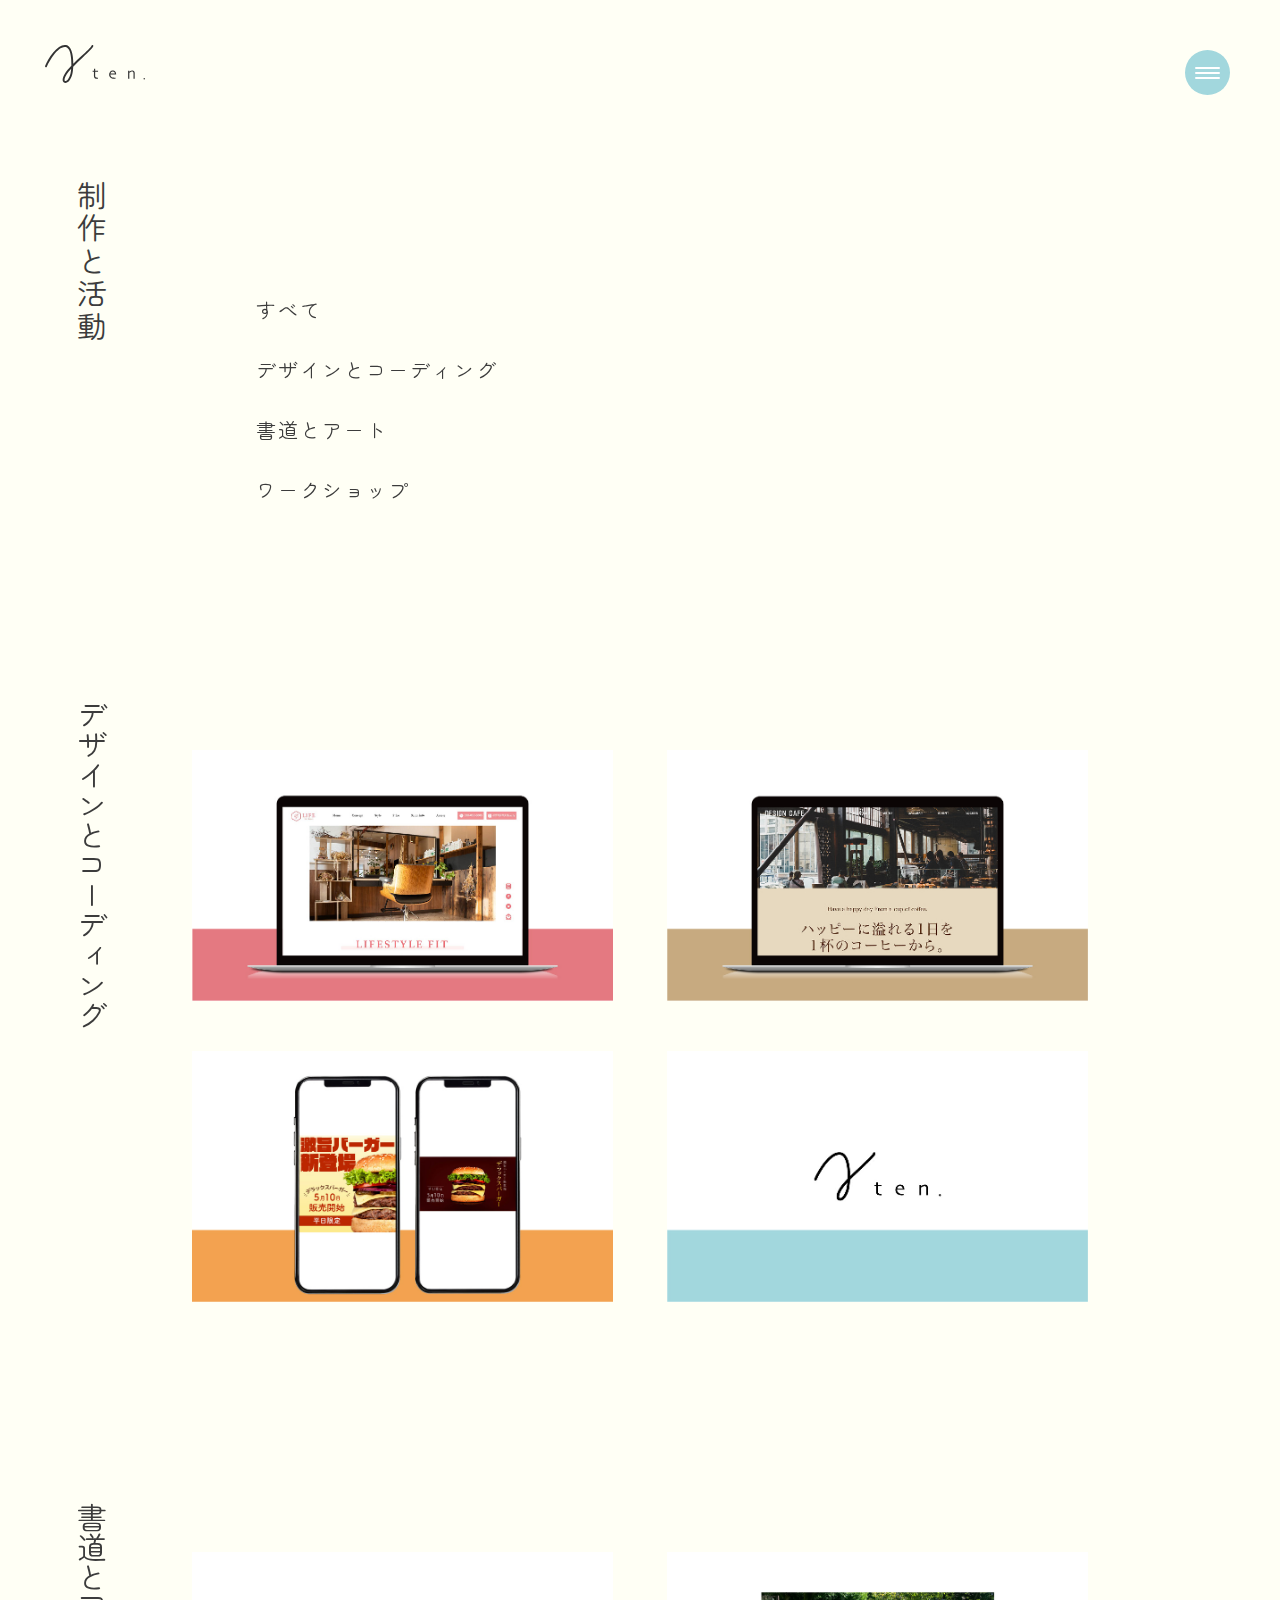
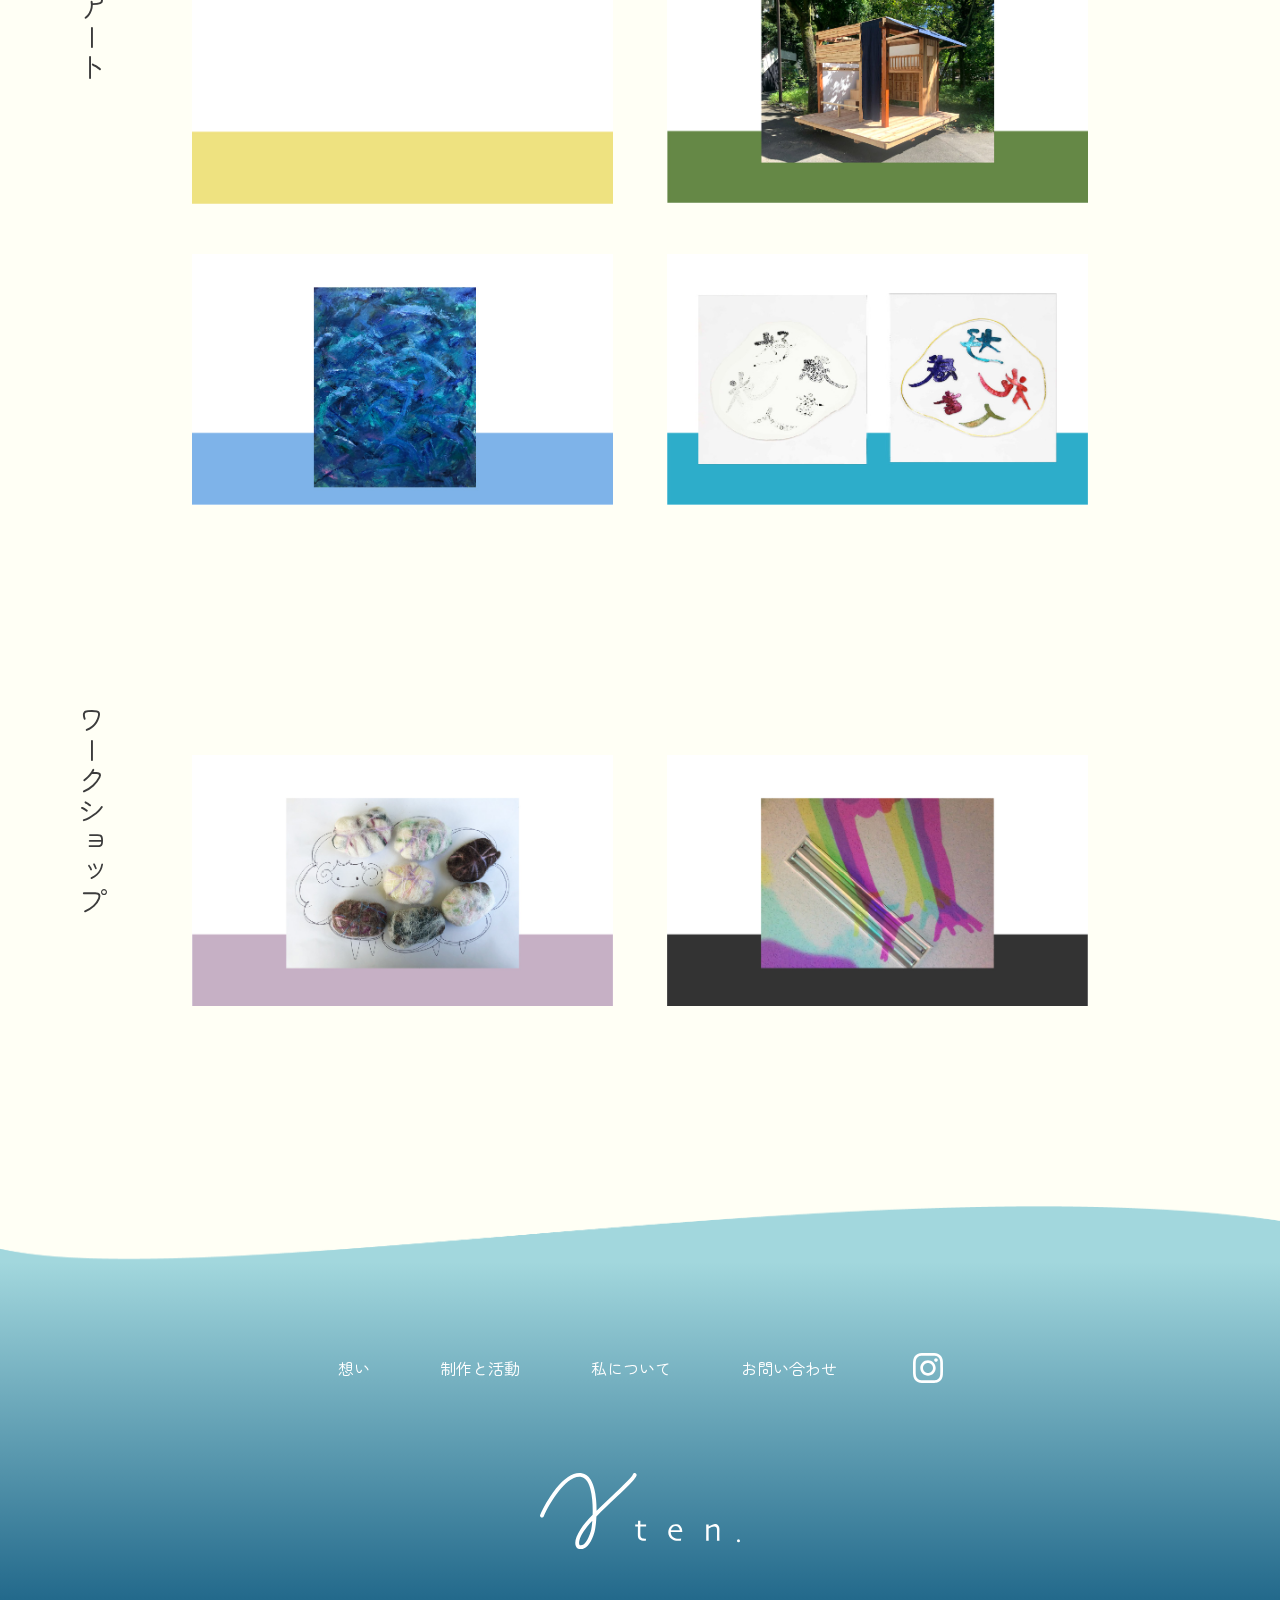
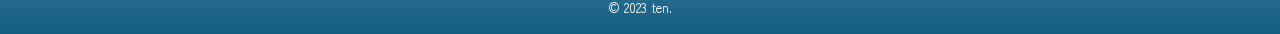
<file: portfolio/works/index.html>
<!DOCTYPE html>
<html lang="ja">

<head>
    <meta charset="UTF-8">
    <meta http-equiv="X-UA-Compatible" content="IE=edge">
    <meta name="viewport" content="width=device-width, initial-scale=1.0">
    <title>制作と活動｜ten.</title>
    <meta name="description" content="ten.の関わった作品やワークショップの一覧です。">
    <link rel="stylesheet" href="../css/common.css">
    <link rel="stylesheet" href="css/style.css">
    <!-- jQuery -->
    <script src="https://ajax.googleapis.com/ajax/libs/jquery/3.7.0/jquery.min.js"></script>
</head>

<body>
    <!-- ヘッダー -->
    <header>
        <h1 class="header_logo">
            <a href="../index.html">
                <img src="../images/ten_logo.svg" alt="ten.">
            </a>
        </h1>

        <!-- ハンバーガー -->
        <div class="nav_btn">
            <div class="nav_btn_line"><span></span></div>
        </div>
        <div class="nav_wrap">
            <div class="nav_wrap_center">
                <nav class="nav_wrap_list">
                    <ul>
                        <li><a href="../thought/index.html">想い</a></li>
                        <li><a href="../works/index.html">制作と活動</a></li>
                        <li><a href="../about/index.html">私について</a></li>
                        <li><a href="../contact/index.html">お問い合わせ</a></li>
                    </ul>
                </nav>
                <div class="nav_wrap_sns">
                    <a href="https://www.instagram.com/ten._design_2308/?igshid=OGQ5ZDc2ODk2ZA%3D%3D" target="_blank">
                        <img src="../images/instagram_icon.svg" alt="インスタグラムアカウント">
                    </a>
                </div>
            </div>
        </div>
    </header>

    <span id="top"></span>
    <h2 class="vertical heading_list">制作と活動</h2>
    <ul class="works_list_top">
        <li><a href="#design">すべて</a></li>
        <li><a href="#design">デザインとコーディング</a></li>
        <li><a href="#art">書道とアート</a></li>
        <li><a href="#workshop">ワークショップ</a></li>
    </ul>

    <div class="works_list" id="design">
        <section class="section">
            <div class="head_sticky">
                <h3 class="pc_vertical sticky">デザインとコーディング</h3>
            </div>
            <div class="works_design_wrap">
                <div class="works_list_img">
                    <a href="./life_hair_design.html">
                        <span class="works_img_hover">
                            <img src="images/work_web_01@2x-80.jpg" alt="美容室「LIFE」のサイトリニューアル">
                            <span class="works_hover_cap">美容室「LIFE」<br>サイトリニューアル</span>
                        </span>
                    </a>
                </div>
                <div class="works_list_img">
                    <a href="">
                        <span class="works_img_hover">
                            <img src="images/work_web_02@2x-80.jpg" alt="カフェ「DESIGN CAFE」のコーディング">
                            <span class="works_hover_cap">coming soon..</span>
                        </span>
                    </a>
                </div>
                <div class="works_list_img">
                    <a href="">
                        <span class="works_img_hover">
                            <img src="images/work_bunner_01@2x-80.jpg" alt="ハンバーガー新商品のバナー広告">
                            <span class="works_hover_cap">coming soon..</span>
                        </span>
                    </a>
                </div>
                <div class="works_list_img">
                    <a href="">
                        <span class="works_img_hover">
                            <img src="images/work_logo_01@2x-80.jpg" alt="「ten.」のロゴデザイン">
                            <span class="works_hover_cap">coming soon..</span>
                        </span>
                    </a>
                </div>
            </div>
        </section>

        <section class="section" id="art">
            <div class="head_sticky">
                <h3 class="pc_vertical sticky">書道とアート</h3>
            </div>
            <div class="works_art_wrap">
                <div class="works_list_img">
                    <a href="">
                        <span class="works_img_hover">
                            <img src="images/work_calligraphy_01@2x-80.jpg" alt="書道作品｜調和体">
                            <span class="works_hover_cap">coming soon..</span>
                        </span>
                    </a>
                </div>
                <div class="works_list_img">
                    <a href="">
                        <span class="works_img_hover">
                            <img src="images/work_art_01@2x-80.jpg" alt="自然を感じる小空間">
                            <span class="works_hover_cap">coming soon..</span>
                        </span>
                    </a>
                </div>
                <div class="works_list_img">
                    <a href="">
                        <span class="works_img_hover">
                            <img src="images/work_art_02@2x-80.jpg" alt="和歌を題材にした油彩画">
                            <span class="works_hover_cap">coming soon..</span>
                        </span>
                    </a>
                </div>
                <div class="works_list_img">
                    <a href="">
                        <span class="works_img_hover">
                            <img src="images/work_art_03@2x-80.jpg" alt="私">
                            <span class="works_hover_cap">coming soon..</span>
                        </span>
                    </a>
                </div>
            </div>
        </section>

        <section class="section" id="workshop">
            <div class="head_sticky">
                <h3 class="pc_vertical sticky">ワークショップ</h3>
            </div>
            <div class="works_workshop_wrap">
                <div class="works_list_img">
                    <a href="">
                        <span class="works_img_hover">
                            <img src="images/work_workshop_01@2x-80.jpg" alt="羊毛石鹸">
                            <span class="works_hover_cap">coming soon..</span>
                        </span>
                    </a>
                </div>
                <div class="works_list_img">
                    <a href="">
                        <span class="works_img_hover">
                            <img src="images/work_workshop_02@2x-80.jpg" alt="ひかりとかげのせかい">
                            <span class="works_hover_cap">coming soon..</span>
                        </span>
                    </a>
                </div>
            </div>
        </section>
    </div>

    <div class="page_top" id="page_top">
        <a href="#top">トップへ</a>
    </div>

    <!-- フッター -->
    <div class="footer_img">
        <img src="../images/footer_pc@2x.png" alt="波">
    </div>
    <footer>
        <div class="footer_wrap">
            <nav class="footer_nav">
                <ul class="footer_list">
                    <li><a href="../thought/index.html">想い</a></li>
                    <li><a href="../works/index.html">制作と活動</a></li>
                    <li><a href="../about/index.html">私について</a></li>
                    <li><a href="../contact/index.html">お問い合わせ</a></li>
                </ul>
                <div class="footer_insta_img">
                    <a href="https://www.instagram.com/ten._design_2308/?igshid=OGQ5ZDc2ODk2ZA%3D%3D" target="_blank"
                        class="footer_insta">
                        <img src="../images/instagram_icon.svg" alt="インスタグラムアカウント">
                    </a>
                </div>
            </nav>
            <a href="./index.html" class="footer_logo">
                <svg id="ten_logo" data-name="レイヤー 2" xmlns="http://www.w3.org/2000/svg" viewBox="0 0 209.95 80">
                    <defs>
                        <style>
                            .cls-1 {
                                fill: #fff;
                            }
                        </style>
                    </defs>
                    <g id="_レイヤー_1-2" data-name="レイヤー 1">
                        <g>
                            <path class="cls-1"
                                d="m42.86,80c-.06,0-.12,0-.19,0-2.15-.05-3.87-1.08-4.83-2.9-2-3.79-.27-10.38,4.74-18.07,2.91-4.47,7.43-9.67,12.68-15.13.39-12.29-.76-27.31-5.59-34.93-1.79-2.82-3.88-4.4-6.38-4.8-8.46-1.37-17.4,7.27-23.42,14.75-6.97,8.68-13.07,19.65-16.02,26.67-.43,1.02-1.6,1.5-2.63,1.07-1.02-.43-1.5-1.61-1.07-2.63,3.06-7.28,9.37-18.65,16.59-27.63C26.46,4.3,35.61-1.15,43.93.2c3.66.59,6.73,2.82,9.14,6.62,4.87,7.69,6.36,21.01,6.32,32.88,5.47-5.46,11.44-11.06,17.07-16.34,9.83-9.22,20-18.76,21.12-21.98.37-1.05,1.51-1.6,2.56-1.23,1.05.37,1.6,1.51,1.23,2.56-1.38,3.96-8.94,11.17-22.17,23.58-6.66,6.25-13.79,12.94-19.96,19.27-.34,7.43-1.21,13.69-2.09,16.72-3.27,11.28-8.47,17.72-14.3,17.72Zm12.07-29.9c-3.7,4.02-6.83,7.8-8.98,11.11-5.21,8-5.31,12.57-4.55,14.01.19.36.5.74,1.37.76.03,0,.06,0,.09,0,3.74,0,7.83-5.8,10.45-14.83.65-2.23,1.25-6.21,1.63-11.06Z" />
                            <g>
                                <path class="cls-1"
                                    d="m111.38,69.03l-.3,2.13c-.08.01-.27.02-.58.03s-.57.02-.8.02c-2.3,0-4.03-.48-5.21-1.44-1.18-.96-1.76-2.43-1.76-4.41,0-1.24,0-2.58.03-4s.03-3.19.03-5.29h-2.82v-1.97h2.97v-3.98h2.44v3.98h6.02v1.97h-6.02c0,.24,0,.94-.03,2.1s-.03,2.03-.03,2.59v4.17c0,1.46.39,2.51,1.18,3.15.78.64,1.99.97,3.63.97.2,0,.44,0,.72,0s.46,0,.54,0Z" />
                                <path class="cls-1"
                                    d="m149.39,61.99h-12.15c.01,1.19.26,2.28.76,3.27s1.25,1.81,2.27,2.46c.65.41,1.39.73,2.22.93.83.21,1.83.31,2.99.31.64,0,1.22-.02,1.76-.05s.86-.06.98-.07l-.3,2.24c-.09.01-.39.03-.89.06s-1.1.04-1.78.04c-1.79,0-3.35-.23-4.68-.7s-2.42-1.11-3.27-1.92c-.73-.68-1.35-1.56-1.86-2.62s-.76-2.25-.76-3.55.19-2.43.57-3.46.95-1.99,1.71-2.87c.66-.76,1.48-1.35,2.46-1.76.98-.41,2-.62,3.05-.62s1.97.16,2.77.47,1.51.79,2.1,1.43c.66.72,1.17,1.6,1.51,2.65s.53,2.31.54,3.77Zm-2.6-1.88c-.18-1.39-.65-2.48-1.42-3.27s-1.78-1.18-3.03-1.18-2.3.4-3.14,1.2-1.42,1.89-1.75,3.25h9.34Z" />
                                <path class="cls-1"
                                    d="m188.43,71.11h-2.66c.01-.31.03-1.35.04-3.11s.03-2.85.03-3.26c0-.58,0-1.44,0-2.58s-.01-1.97-.03-2.5c-.03-1.29-.28-2.21-.74-2.77s-1.25-.84-2.39-.84c-.68,0-1.53.2-2.54.6-1.01.4-2.03.92-3.06,1.55,0,.12,0,.79-.02,2s-.02,2.31-.02,3.31c0,1.3.01,2.87.04,4.71.03,1.84.04,2.8.04,2.89h-2.66c0-.08.01-.76.03-2.06s.03-3.22.03-5.77c0-1.18,0-2.55,0-4.13s-.03-3.26-.06-5.04h2.62l-.02,1.93.02.03c1.57-.9,2.88-1.52,3.92-1.87s1.92-.53,2.61-.53c1.43,0,2.59.45,3.45,1.35s1.3,2.14,1.3,3.71c0,1.41,0,2.63-.03,3.66s-.03,1.86-.03,2.5c0,1.02.01,2.29.04,3.82s.04,2.33.04,2.41Z" />
                            </g>
                            <circle class="cls-1" cx="208.37" cy="71.11" r="1.58" />
                        </g>
                    </g>
                </svg> </a>
        </div>
        <span class="copyright">© 2023 ten.</span>
    </footer>

    <script src="../js/script.js"></script>

</body>

</html>
</file>
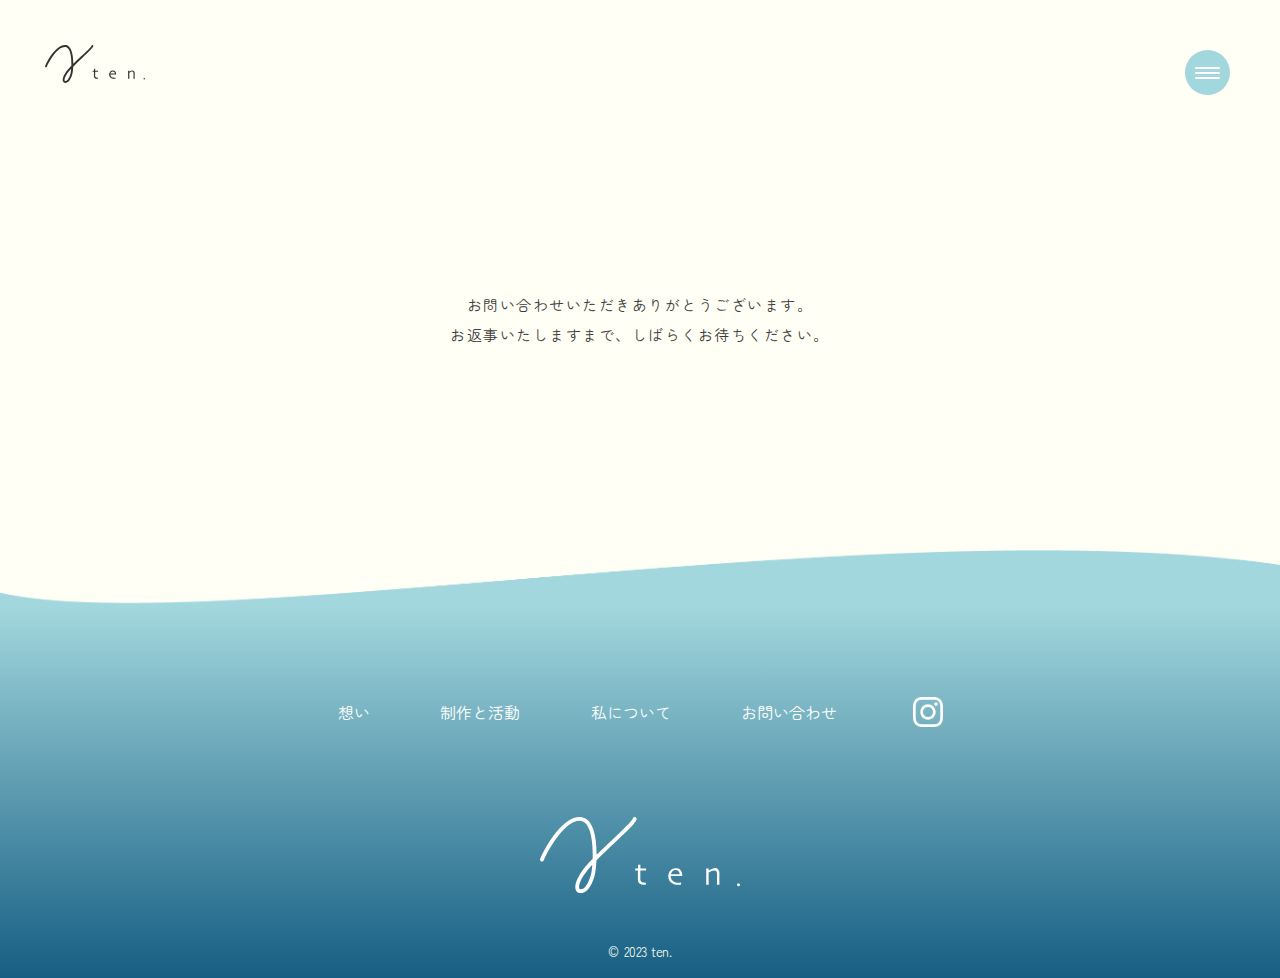
<file: portfolio/contact/thanks.html>
<!DOCTYPE html>
<html lang="ja">

<head>
    <meta charset="UTF-8">
    <meta http-equiv="X-UA-Compatible" content="IE=edge">
    <meta name="viewport" content="width=device-width, initial-scale=1.0">
    <title>サンクスページ｜ten.</title>
    <meta name="description" content="ten.のポートフォリオサイト｜お問い合わせのサンクスページです。">
    <link rel="stylesheet" href="../css/common.css">
    <link rel="stylesheet" href="css/style.css">
    <!-- jQuery -->
    <script src="https://ajax.googleapis.com/ajax/libs/jquery/3.7.0/jquery.min.js"></script>
</head>

<body>
    <!-- ヘッダー -->
    <header>
        <h1 class="header_logo">
            <a href="../index.html">
                <img src="../images/ten_logo.svg" alt="ten.">
            </a>
        </h1>

        <!-- ハンバーガー -->
        <div class="nav_btn">
            <div class="nav_btn_line"><span></span></div>
        </div>
        <div class="nav_wrap">
            <div class="nav_wrap_center">
                <nav class="nav_wrap_list">
                    <ul>
                        <li><a href="../thought/index.html">想い</a></li>
                        <li><a href="../works/index.html">制作と活動</a></li>
                        <li><a href="../about/index.html">私について</a></li>
                        <li><a href="../contact/index.html">お問い合わせ</a></li>
                    </ul>
                </nav>
                <div class="nav_wrap_sns">
                    <a href="https://www.instagram.com/ten._design_2308/?igshid=OGQ5ZDc2ODk2ZA%3D%3D" target="_blank">
                        <img src="../images/instagram_icon.svg" alt="インスタグラムアカウント">
                    </a>
                </div>
            </div>
        </div>
    </header>

    <!-- <h2 class="vertical heading">お問い合わせ</h2> -->

    <p class="thanks_p">お問い合わせいただきありがとうございます。<br>お返事いたしますまで、しばらくお待ちください。</p>



    <!-- フッター -->
    <div class="footer_img">
        <img src="../images/footer_pc@2x.png" alt="波">
    </div>
    <footer>
        <div class="footer_wrap">
            <nav class="footer_nav">
                <ul class="footer_list">
                    <li><a href="../thought/index.html">想い</a></li>
                    <li><a href="../works/index.html">制作と活動</a></li>
                    <li><a href="../about/index.html">私について</a></li>
                    <li><a href="../contact/index.html">お問い合わせ</a></li>
                </ul>
                <div class="footer_insta_img">
                    <a href="https://www.instagram.com/ten._design_2308/?igshid=OGQ5ZDc2ODk2ZA%3D%3D" target="_blank"
                        class="footer_insta">
                        <img src="../images/instagram_icon.svg" alt="インスタグラムアカウント">
                    </a>
                </div>
            </nav>
            <a href="./index.html" class="footer_logo">
                <svg id="ten_logo" data-name="レイヤー 2" xmlns="http://www.w3.org/2000/svg" viewBox="0 0 209.95 80">
                    <defs>
                        <style>
                            .cls-1 {
                                fill: #fff;
                            }
                        </style>
                    </defs>
                    <g id="_レイヤー_1-2" data-name="レイヤー 1">
                        <g>
                            <path class="cls-1"
                                d="m42.86,80c-.06,0-.12,0-.19,0-2.15-.05-3.87-1.08-4.83-2.9-2-3.79-.27-10.38,4.74-18.07,2.91-4.47,7.43-9.67,12.68-15.13.39-12.29-.76-27.31-5.59-34.93-1.79-2.82-3.88-4.4-6.38-4.8-8.46-1.37-17.4,7.27-23.42,14.75-6.97,8.68-13.07,19.65-16.02,26.67-.43,1.02-1.6,1.5-2.63,1.07-1.02-.43-1.5-1.61-1.07-2.63,3.06-7.28,9.37-18.65,16.59-27.63C26.46,4.3,35.61-1.15,43.93.2c3.66.59,6.73,2.82,9.14,6.62,4.87,7.69,6.36,21.01,6.32,32.88,5.47-5.46,11.44-11.06,17.07-16.34,9.83-9.22,20-18.76,21.12-21.98.37-1.05,1.51-1.6,2.56-1.23,1.05.37,1.6,1.51,1.23,2.56-1.38,3.96-8.94,11.17-22.17,23.58-6.66,6.25-13.79,12.94-19.96,19.27-.34,7.43-1.21,13.69-2.09,16.72-3.27,11.28-8.47,17.72-14.3,17.72Zm12.07-29.9c-3.7,4.02-6.83,7.8-8.98,11.11-5.21,8-5.31,12.57-4.55,14.01.19.36.5.74,1.37.76.03,0,.06,0,.09,0,3.74,0,7.83-5.8,10.45-14.83.65-2.23,1.25-6.21,1.63-11.06Z" />
                            <g>
                                <path class="cls-1"
                                    d="m111.38,69.03l-.3,2.13c-.08.01-.27.02-.58.03s-.57.02-.8.02c-2.3,0-4.03-.48-5.21-1.44-1.18-.96-1.76-2.43-1.76-4.41,0-1.24,0-2.58.03-4s.03-3.19.03-5.29h-2.82v-1.97h2.97v-3.98h2.44v3.98h6.02v1.97h-6.02c0,.24,0,.94-.03,2.1s-.03,2.03-.03,2.59v4.17c0,1.46.39,2.51,1.18,3.15.78.64,1.99.97,3.63.97.2,0,.44,0,.72,0s.46,0,.54,0Z" />
                                <path class="cls-1"
                                    d="m149.39,61.99h-12.15c.01,1.19.26,2.28.76,3.27s1.25,1.81,2.27,2.46c.65.41,1.39.73,2.22.93.83.21,1.83.31,2.99.31.64,0,1.22-.02,1.76-.05s.86-.06.98-.07l-.3,2.24c-.09.01-.39.03-.89.06s-1.1.04-1.78.04c-1.79,0-3.35-.23-4.68-.7s-2.42-1.11-3.27-1.92c-.73-.68-1.35-1.56-1.86-2.62s-.76-2.25-.76-3.55.19-2.43.57-3.46.95-1.99,1.71-2.87c.66-.76,1.48-1.35,2.46-1.76.98-.41,2-.62,3.05-.62s1.97.16,2.77.47,1.51.79,2.1,1.43c.66.72,1.17,1.6,1.51,2.65s.53,2.31.54,3.77Zm-2.6-1.88c-.18-1.39-.65-2.48-1.42-3.27s-1.78-1.18-3.03-1.18-2.3.4-3.14,1.2-1.42,1.89-1.75,3.25h9.34Z" />
                                <path class="cls-1"
                                    d="m188.43,71.11h-2.66c.01-.31.03-1.35.04-3.11s.03-2.85.03-3.26c0-.58,0-1.44,0-2.58s-.01-1.97-.03-2.5c-.03-1.29-.28-2.21-.74-2.77s-1.25-.84-2.39-.84c-.68,0-1.53.2-2.54.6-1.01.4-2.03.92-3.06,1.55,0,.12,0,.79-.02,2s-.02,2.31-.02,3.31c0,1.3.01,2.87.04,4.71.03,1.84.04,2.8.04,2.89h-2.66c0-.08.01-.76.03-2.06s.03-3.22.03-5.77c0-1.18,0-2.55,0-4.13s-.03-3.26-.06-5.04h2.62l-.02,1.93.02.03c1.57-.9,2.88-1.52,3.92-1.87s1.92-.53,2.61-.53c1.43,0,2.59.45,3.45,1.35s1.3,2.14,1.3,3.71c0,1.41,0,2.63-.03,3.66s-.03,1.86-.03,2.5c0,1.02.01,2.29.04,3.82s.04,2.33.04,2.41Z" />
                            </g>
                            <circle class="cls-1" cx="208.37" cy="71.11" r="1.58" />
                        </g>
                    </g>
                </svg> </a>
        </div>
        <span class="copyright">© 2023 ten.</span>
    </footer>

    <script src="../js/script.js"></script>

</body>

</html>
</file>
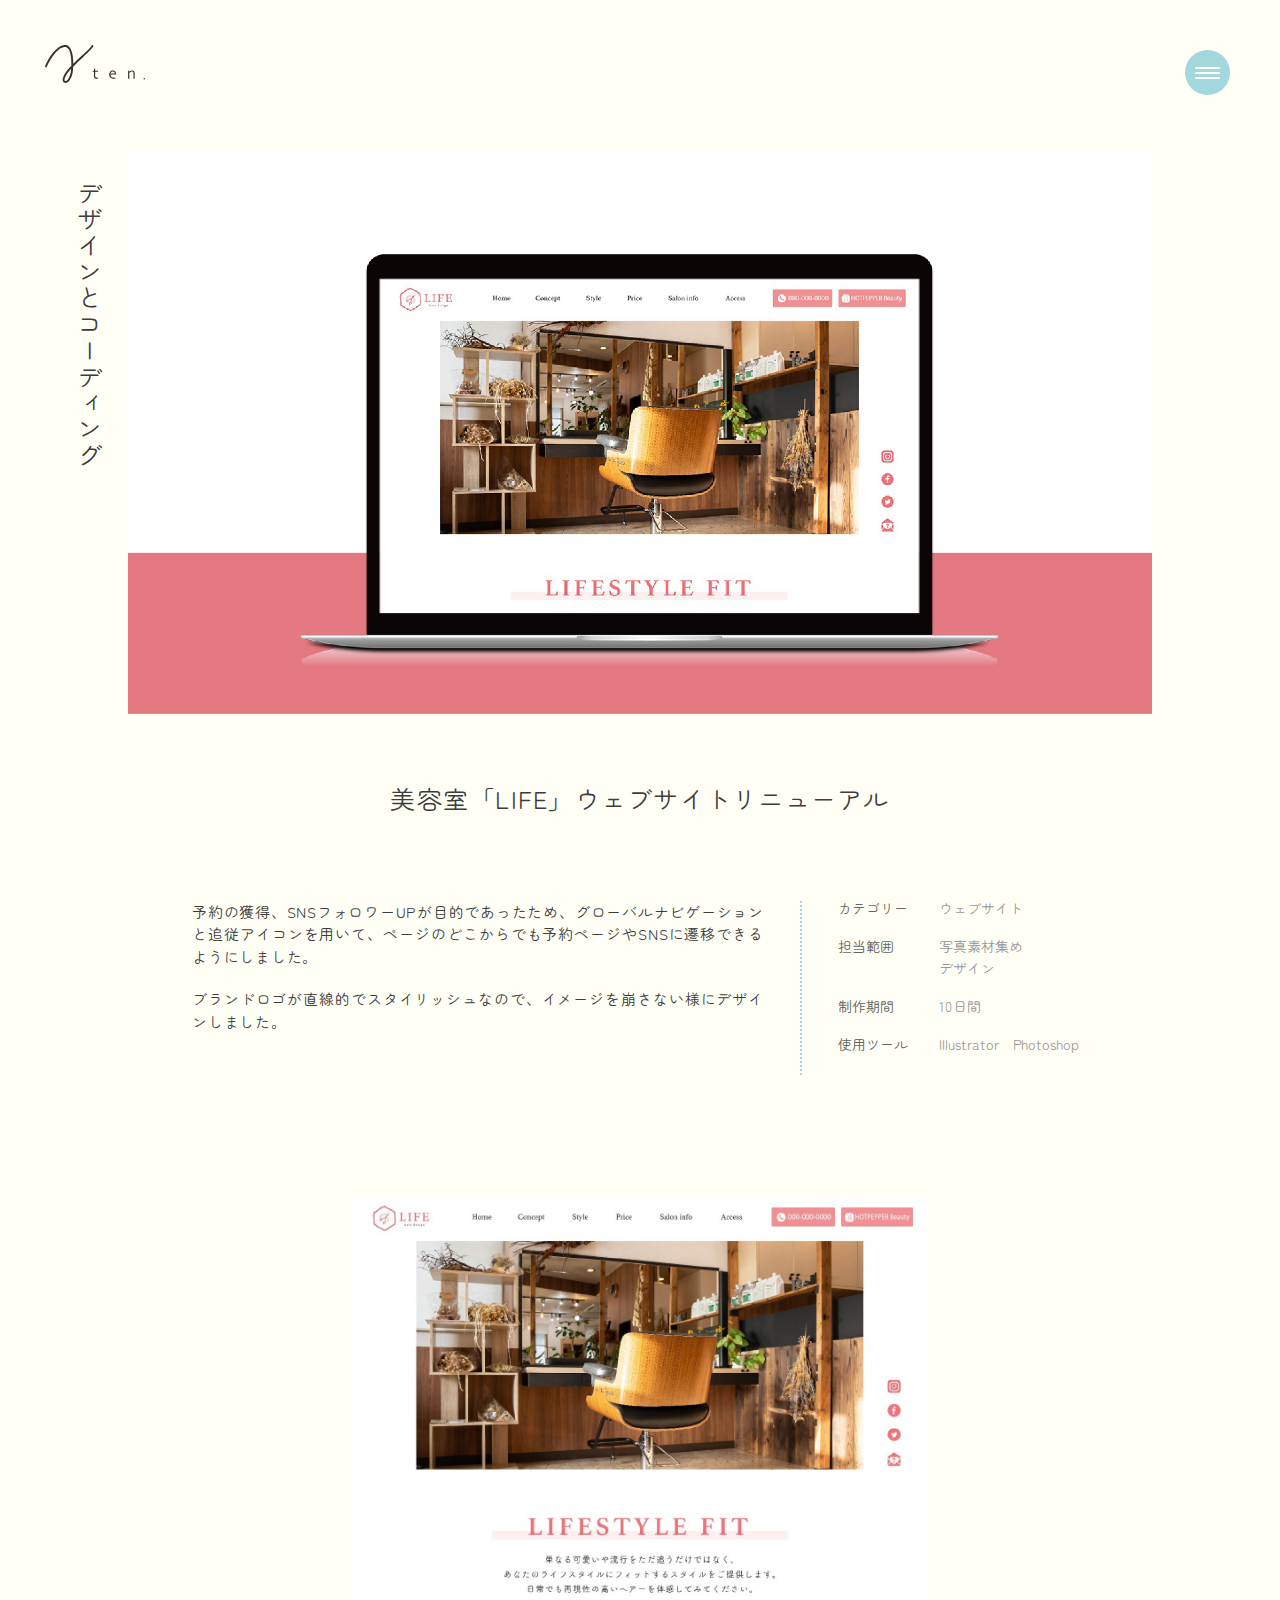
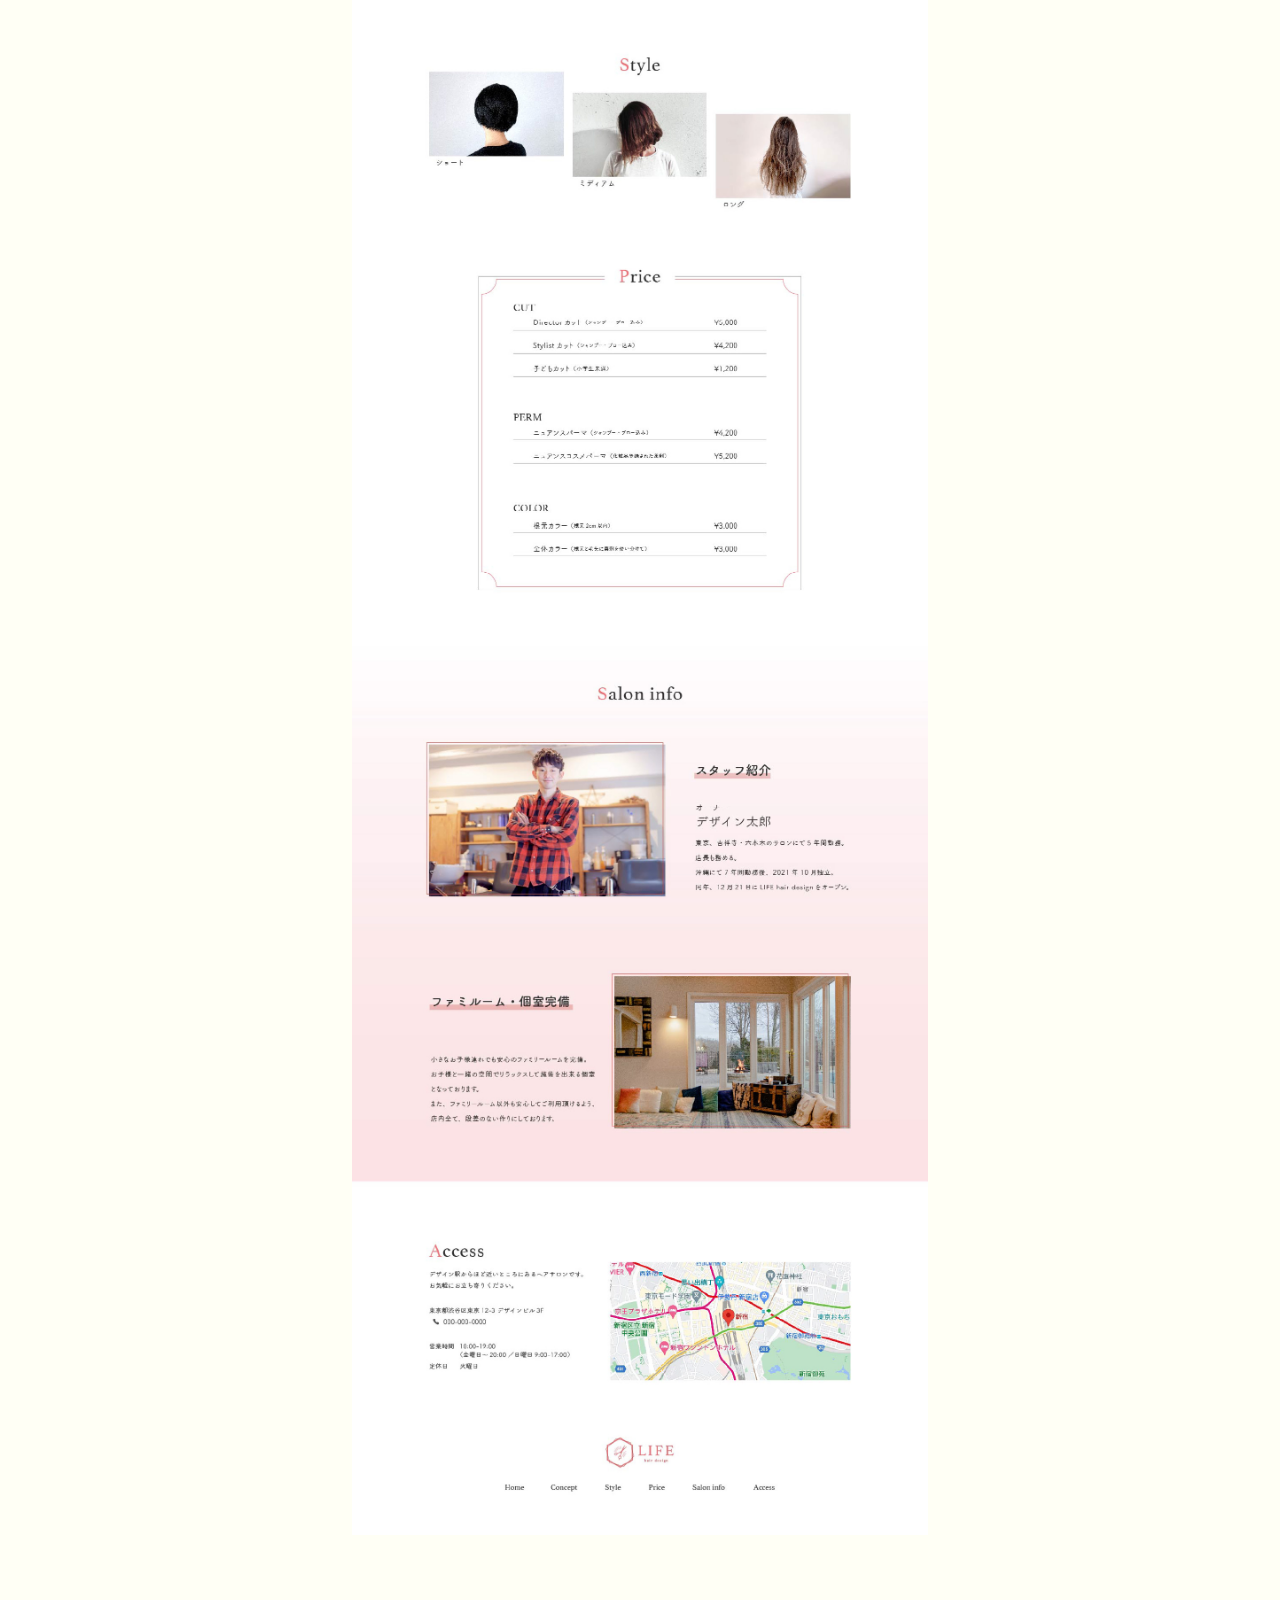
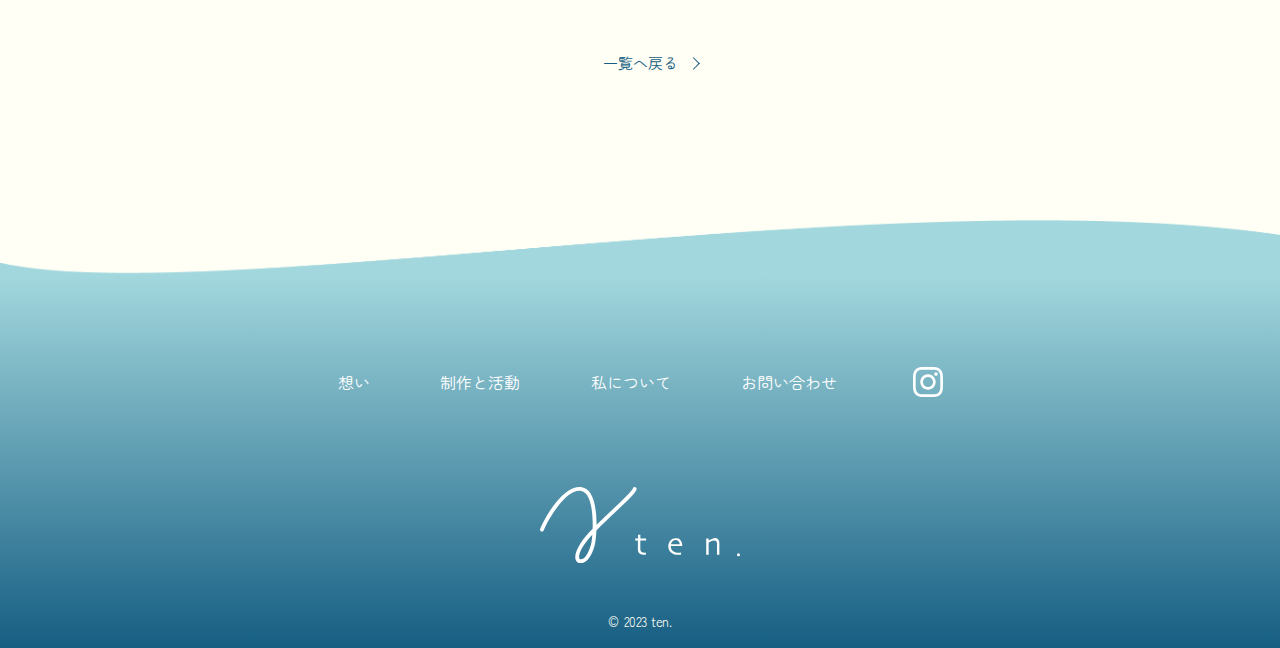
<file: portfolio/works/life_hair_design.html>
<!DOCTYPE html>
<html lang="ja">

<head>
    <meta charset="UTF-8">
    <meta http-equiv="X-UA-Compatible" content="IE=edge">
    <meta name="viewport" content="width=device-width, initial-scale=1.0">
    <title>美容室「LIFE」ウェブサイトデザイン｜ten.</title>
    <meta name="description" content="美容室「LIFE」のウェブサイトデザインについて">
    <link rel="stylesheet" href="../css/common.css">
    <link rel="stylesheet" href="css/style.css">
    <!-- jQuery -->
    <script src="https://ajax.googleapis.com/ajax/libs/jquery/3.7.0/jquery.min.js"></script>
</head>

<body>
    <!-- ヘッダー -->
    <header>
        <h1 class="header_logo">
            <a href="../index.html">
                <img src="../images/ten_logo.svg" alt="ten.">
            </a>
        </h1>

        <!-- ハンバーガー -->
        <div class="nav_btn">
            <div class="nav_btn_line"><span></span></div>
        </div>
        <div class="nav_wrap">
            <div class="nav_wrap_center">
                <nav class="nav_wrap_list">
                    <ul>
                        <li><a href="../thought/index.html">想い</a></li>
                        <li><a href="../works/index.html">制作と活動</a></li>
                        <li><a href="../about/index.html">私について</a></li>
                        <li><a href="../contact/index.html">お問い合わせ</a></li>
                    </ul>
                </nav>
                <div class="nav_wrap_sns">
                    <a href="https://www.instagram.com/ten._design_2308/?igshid=OGQ5ZDc2ODk2ZA%3D%3D" target="_blank">
                        <img src="../images/instagram_icon.svg" alt="インスタグラムアカウント">
                    </a>
                </div>
            </div>
        </div>
    </header>

    <h2 class="pc_vertical heading_each">デザインとコーディング</h2>


    <div class="work_top_img">
        <img src="images/life_hair_design_top@2x-80.jpg" alt="美容室LIFEのウェブサイとイメージ">
    </div>
    <p class="work_lead">美容室「LIFE」<br class="br_pc_none">ウェブサイトリニューアル</p>

    <div class="work_desc_wrap">
        <div class="work_desc_category">
            <dl>
                <dt>カテゴリー</dt>
                <dd>ウェブサイト</dd>
            </dl>
            <dl>
                <dt>担当範囲</dt>
                <dd>写真素材集め</dd>
                <dd>デザイン</dd>
            </dl>
            <dl>
                <dt>制作期間</dt>
                <dd>10日間</dd>
            </dl>
            <dl>
                <dt>使用ツール</dt>
                <dd>Illustrator</dd>
                <dd>Photoshop</dd>
            </dl>
        </div>
        <div class="work_desc_point">
            <p>予約の獲得、SNSフォロワーUPが目的であったため、グローバルナビゲーションと追従アイコンを用いて、ページのどこからでも予約ページやSNSに遷移できるようにしました。
            </p>
            <p>ブランドロゴが直線的でスタイリッシュなので、イメージを崩さない様にデザインしました。
            </p>
        </div>
    </div>

    <div class="work_pc_only">
        <img src="images/life_hair_design_full_pc@2x-80.jpg" alt="美容室LIFEのウェブサイトpc版">
    </div>

    <a href="../works/index.html" class="btn_hover next">一覧へ戻る
    </a>

    <!-- フッター -->
    <div class="footer_img">
        <img src="../images/footer_pc@2x.png" alt="波">
    </div>
    <footer>
        <div class="footer_wrap">
            <nav class="footer_nav">
                <ul class="footer_list">
                    <li><a href="../thought/index.html">想い</a></li>
                    <li><a href="../works/index.html">制作と活動</a></li>
                    <li><a href="../about/index.html">私について</a></li>
                    <li><a href="../contact/index.html">お問い合わせ</a></li>
                </ul>
                <div class="footer_insta_img">
                    <a href="https://www.instagram.com/ten._design_2308/?igshid=OGQ5ZDc2ODk2ZA%3D%3D" target="_blank"
                        class="footer_insta">
                        <img src="../images/instagram_icon.svg" alt="インスタグラムアカウント">
                    </a>
                </div>
            </nav>
            <a href="./index.html" class="footer_logo">
                <svg id="ten_logo" data-name="レイヤー 2" xmlns="http://www.w3.org/2000/svg" viewBox="0 0 209.95 80">
                    <defs>
                        <style>
                            .cls-1 {
                                fill: #fff;
                            }
                        </style>
                    </defs>
                    <g id="_レイヤー_1-2" data-name="レイヤー 1">
                        <g>
                            <path class="cls-1"
                                d="m42.86,80c-.06,0-.12,0-.19,0-2.15-.05-3.87-1.08-4.83-2.9-2-3.79-.27-10.38,4.74-18.07,2.91-4.47,7.43-9.67,12.68-15.13.39-12.29-.76-27.31-5.59-34.93-1.79-2.82-3.88-4.4-6.38-4.8-8.46-1.37-17.4,7.27-23.42,14.75-6.97,8.68-13.07,19.65-16.02,26.67-.43,1.02-1.6,1.5-2.63,1.07-1.02-.43-1.5-1.61-1.07-2.63,3.06-7.28,9.37-18.65,16.59-27.63C26.46,4.3,35.61-1.15,43.93.2c3.66.59,6.73,2.82,9.14,6.62,4.87,7.69,6.36,21.01,6.32,32.88,5.47-5.46,11.44-11.06,17.07-16.34,9.83-9.22,20-18.76,21.12-21.98.37-1.05,1.51-1.6,2.56-1.23,1.05.37,1.6,1.51,1.23,2.56-1.38,3.96-8.94,11.17-22.17,23.58-6.66,6.25-13.79,12.94-19.96,19.27-.34,7.43-1.21,13.69-2.09,16.72-3.27,11.28-8.47,17.72-14.3,17.72Zm12.07-29.9c-3.7,4.02-6.83,7.8-8.98,11.11-5.21,8-5.31,12.57-4.55,14.01.19.36.5.74,1.37.76.03,0,.06,0,.09,0,3.74,0,7.83-5.8,10.45-14.83.65-2.23,1.25-6.21,1.63-11.06Z" />
                            <g>
                                <path class="cls-1"
                                    d="m111.38,69.03l-.3,2.13c-.08.01-.27.02-.58.03s-.57.02-.8.02c-2.3,0-4.03-.48-5.21-1.44-1.18-.96-1.76-2.43-1.76-4.41,0-1.24,0-2.58.03-4s.03-3.19.03-5.29h-2.82v-1.97h2.97v-3.98h2.44v3.98h6.02v1.97h-6.02c0,.24,0,.94-.03,2.1s-.03,2.03-.03,2.59v4.17c0,1.46.39,2.51,1.18,3.15.78.64,1.99.97,3.63.97.2,0,.44,0,.72,0s.46,0,.54,0Z" />
                                <path class="cls-1"
                                    d="m149.39,61.99h-12.15c.01,1.19.26,2.28.76,3.27s1.25,1.81,2.27,2.46c.65.41,1.39.73,2.22.93.83.21,1.83.31,2.99.31.64,0,1.22-.02,1.76-.05s.86-.06.98-.07l-.3,2.24c-.09.01-.39.03-.89.06s-1.1.04-1.78.04c-1.79,0-3.35-.23-4.68-.7s-2.42-1.11-3.27-1.92c-.73-.68-1.35-1.56-1.86-2.62s-.76-2.25-.76-3.55.19-2.43.57-3.46.95-1.99,1.71-2.87c.66-.76,1.48-1.35,2.46-1.76.98-.41,2-.62,3.05-.62s1.97.16,2.77.47,1.51.79,2.1,1.43c.66.72,1.17,1.6,1.51,2.65s.53,2.31.54,3.77Zm-2.6-1.88c-.18-1.39-.65-2.48-1.42-3.27s-1.78-1.18-3.03-1.18-2.3.4-3.14,1.2-1.42,1.89-1.75,3.25h9.34Z" />
                                <path class="cls-1"
                                    d="m188.43,71.11h-2.66c.01-.31.03-1.35.04-3.11s.03-2.85.03-3.26c0-.58,0-1.44,0-2.58s-.01-1.97-.03-2.5c-.03-1.29-.28-2.21-.74-2.77s-1.25-.84-2.39-.84c-.68,0-1.53.2-2.54.6-1.01.4-2.03.92-3.06,1.55,0,.12,0,.79-.02,2s-.02,2.31-.02,3.31c0,1.3.01,2.87.04,4.71.03,1.84.04,2.8.04,2.89h-2.66c0-.08.01-.76.03-2.06s.03-3.22.03-5.77c0-1.18,0-2.55,0-4.13s-.03-3.26-.06-5.04h2.62l-.02,1.93.02.03c1.57-.9,2.88-1.52,3.92-1.87s1.92-.53,2.61-.53c1.43,0,2.59.45,3.45,1.35s1.3,2.14,1.3,3.71c0,1.41,0,2.63-.03,3.66s-.03,1.86-.03,2.5c0,1.02.01,2.29.04,3.82s.04,2.33.04,2.41Z" />
                            </g>
                            <circle class="cls-1" cx="208.37" cy="71.11" r="1.58" />
                        </g>
                    </g>
                </svg> </a>
        </div>
        <span class="copyright">© 2023 ten.</span>
    </footer>


    <script src="../js/script.js"></script>


</body>

</html>
</file>
<file: 20230425/css/style.css>
@charset "utf-8";

ul {
    display: flex;
    justify-content: space-between;
    align-items: center;
    list-style: none;
    padding-left: 0;
    max-width: 980px;
    margin: 0 auto;
    border: 1px solid black;
}

ul li {
    padding: 0 20px;
    background-color: gray;
}

.wrap {
    display: flex;
    justify-content: space-between;
    flex-wrap: wrap;
    max-width: 980px;
    margin: 0 auto;
}

.wrap div {
    width: 30%;
    height: 300px;
    background: red;
    color: #fff;
    text-align: center;
    line-height: 300px;
    margin-bottom: 10px;
}
</file>
<file: cafe/css/style.css>
@charset "UTF-8";

/* cssリセット */

/*利用するタグによってこちらの内容は増やす*/

html,
body,
h1,
h2,
h3,
p,
dl,
dt,
dd,
ul,
li {
    margin: 0;
    padding: 0;
    line-height: 1;
    /*デフォルトの文字色、font-familyを予め当てておく*/
    color: #4f260b;
    font-family: "游明朝", YuMincho, "Hiragino Mincho ProN W3",
        "ヒラギノ明朝 ProN W3", "Hiragino Mincho ProN", "HG明朝E", "ＭＳ Ｐ明朝",
        "ＭＳ 明朝", serif;
    /* background-color: #e8d9bf; */
}

a {
    /*下線を消す*/
    text-decoration: none;
    /*色を消す*/
    color: inherit;
    transition: 0.3s;
}

a:hover {
    opacity: 0.5;
}

ul {
    /*左の「・」を消す*/
    list-style: none;
}

img {
    max-width: 100%;
    vertical-align: bottom;
    border: none;
}

body {
    background-color: #e8d9bf;
}

body > header,
footer {
    background-color: #fff;
}
/* cssリセット ここまで*/

/* ヘッダー */

.header_wrap {
    position: absolute;
    top: 0;
    left: 0;
    width: 100%;
    box-sizing: border-box;
    display: flex;
    justify-content: space-between;
    align-items: center;
    padding: 10px 7% 0 3%;
}

.header_logo {
    width: 226px;
}

.pc_nav ul {
    display: flex;
}

.pc_nav ul li {
    width: 105px;
    margin-left: 55px;
    color: #fff;
    font-weight: bold;
    font-size: 18px;
    font-family: "游ゴシック体", "YuGothic", "游ゴシック", "Yu Gothic",
        "メイリオ", "Hiragino Kaku Gothic ProN", "Hiragino Sans", sans-serif;
    text-align: center;
}

.slogan_wrap {
    text-align: center;
    margin: 105px auto 100px;
}

.slogan_en {
    font-size: 30px;
    padding-bottom: 50px;
}

.slogan_ja {
    font-size: 82px;
    line-height: 1.17;
    letter-spacing: 0.1em;
    font-feature-settings: "palt";
    padding-bottom: 48px;
}

.slogan_ja2 {
    font-size: 23px;
    line-height: 1.65;
    letter-spacing: 0.1em;
    font-feature-settings: "palt";
}

.about_wrap {
    display: flex;
    max-width: 1000px;
    margin: 0 auto 105px;
}

.about_wrap img {
    max-width: 500px;
}

.contents_about {
    margin-left: 8%;
    /* align-items: center; */
    /* width: 410px; */
    /* justify-content: flex-end; */
}

.contents_about h2 {
    padding: 60px 0 48px;
}

.lead_1 {
    font-size: 44px;
    line-height: 1.39;
    font-feature-settings: "palt";
    padding-bottom: 35px;
}

.about_text {
    font-size: 16px;
    line-height: 1.63;
    font-feature-settings: "palt";
}

.menu_wrap,
.event_wrap {
    max-width: 1000px;
    margin: 0 auto;
}

.contents {
    display: flex;
    /* margin: 0 5%; */
    margin: 40px auto 87px;
}

.contents div {
    justify-content: space-between;
    width: 300px;
}

.center {
    text-align: center;
}

h2 img {
    height: 78px;
    /* width: auto; */
    /* width: fit-content; */
}

h3 {
    font-size: 38px;
    color: #d30202;
    margin: -11px 0 19px 10px;
}

.menu_contents p {
    font-size: 17px;
    line-height: 1.47;
    font-feature-settings: "palt";
}

.slider2 {
    display: flex;
    margin: 17px auto 60px;
}

.slider2 img {
    width: 20%;
}

.event_wrap ul {
    margin: 30px auto 68px;
}

.event_wrap a {
    margin-left: 55px;
}

iframe {
    width: 100%;
    margin: 37px auto 0;
}

/* footer p {
    text-align: center;
} */

footer {
    padding: 75px 0 80px;
}

footer img {
    height: 50px;
}

.footer_contents {
    display: flex;
    max-width: 1000px;
    margin: 0 auto 75px;
}

.footer_contents p {
    font-size: 20px;
    line-height: 1.95;
    font-feature-settings: "palt";
    margin-left: 65px;
}

.footer_center {
    text-align: center;
}

.page_top {
    width: 125px;
    position: fixed;
    right: 15%;
    bottom: 4%;
}

@media screen and (max-width: 1140px) {
    .pc_nav ul {
        display: none;
    }

    .about_wrap {
        display: block;
    }

    .about_text {
        margin: 0 5%;
    }

    .menu_contents {
        padding-bottom: 55px;
    }

    .contents {
        display: block;
        margin: 0 auto;
    }

    .contents div {
        /* width: 100px; */
        margin: 0 auto;
    }

    .contents_about {
        margin-left: 0;
    }

    .contents_about h2,
    .contents_about p {
        text-align: center;
    }
}
</file>
<file: work2_yonezawa/css/style.css>
@charset "utf-8";

/* cssリセット */
body,
h1,
h2,
h3,
ul,
li,
p {
    margin: 0;
    margin: 0;
    margin: 0;
    padding: 0;
    line-height: 1;
    color: #4c4c4c;
    font-family: "游ゴシック体", YuGothic, "游ゴシック", "Yu Gothic", "メイリオ", "Hiragino Kaku Gothic ProN", "Hiragino Sans", sans-serif;
}

a {
    text-decoration: none;
    color: inherit;
}

ul {
    list-style: none;
}

img {
    max-width: 100%;
    vertical-align: bottom;
    border: none;
}

/* cssリセット ここまで */


.wrap-blue {
    display: flex;
    justify-content: space-between;
    width: 960px;
    margin: 0 auto;
    padding-bottom: 40px;
}

.wrap-blue div {
    width: 300px;
    height: 300px;
    background: #3e62ad;
    text-align: center;
    line-height: 300px;
    color: white;
    font-weight: bold;
}


.wrap-red {
    display: flex;
    justify-content: space-between;
    flex-wrap: wrap;
    width: 960px;
    margin: 0 auto;
}

.wrap-red div {
    width: 300px;
    height: 300px;
    background: #d9333f;
    text-align: center;
    color: white;
    line-height: 300px;
    margin-bottom: 20px;
}


.wrap-top {
    display: flex;
    justify-content: space-around;
    max-width: 960px;
    margin: 20px auto;
}

.wrap-menu {
    display: flex;
    align-items: center;
    max-width: 960px;
}

.wrap-menu ul {
    display: flex;
    justify-content: space-between;
    max-width: 960px;
}

.wrap-menu li {
    padding: 5px 20px;
    font-weight: lighter;
}

li+li {
    border-left: 1px solid #4c4c4c;
}

@media screen and (max-width: 767px) {
    .wrap-top {
        display: block;
        margin: 20px 10px;
    }

    .wrap-menu {
        display: block;
    }

    .wrap-menu ul {
        display: block;
        max-width: 767px;
    }

    .wrap-menu li {
        text-align: left;
        padding: 15px 0;
        width: 100%;
        border-bottom: 1px solid #4c4c4c;
    }

    li+li {
        border-left: 0;
    }
}
</file>
<file: work3_yonezawa/css/style.css>
@charset "UFT-8";

/* cssリセット */

html,
body,
h1,
h2,
h3,
p,
dl,
dt,
dd,
ul,
li {
    margin: 0;
    padding: 0;
    line-height: 1;
    /*デフォルトの文字色、font-familyを予め当てておく*/
    color: #000;
    font-family: "游ゴシック体", YuGothic, "游ゴシック", "Yu Gothic", "メイリオ",
        "Hiragino Kaku Gothic ProN", "Hiragino Sans", sans-serif;
}

a {
    /*下線を消す*/
    text-decoration: none;
    /*色を消す*/
    color: inherit;
}

ul {
    /*左の「・」を消す*/
    list-style: none;
}

img {
    max-width: 100%;
    vertical-align: bottom;
    border: none;
}

/* cssリセット */

body {
    background-color: #eeeeee;
}

h1 {
    color: #006e54;
    max-width: 960px;
    margin: 50px auto;
    text-align: center;
}

h2 {
    color: #006e54;
    border-left: 10px solid #006e54;
    padding: 5px;
    margin: 10px 10px 0;
}

p {
    padding: 10px;
}

.main {
    display: flex;
    /* justify-content: center; */
    max-width: 960px;
    margin: 0 auto;
    /* flex-wrap: wrap; */
}

.service {
    margin: 0 1%;
    background: #ffffff;
}

@media screen and (max-width: 400px) {
    .main {
        display: block;
    }

    img {
        width: 100%;
    }

    .service {
        margin: 10px;
    }
}
</file>
<file: portfolio/css/common.css>
@charset "UTF-8";

@import url("https://fonts.googleapis.com/css2?family=Zen+Maru+Gothic:wght@400;500;700&display=swap");

/* cssリセット */

html {
    scroll-behavior: smooth;
}

html,
body,
h1,
h2,
h3,
p,
dl,
dt,
dd,
ul,
li {
    margin: 0;
    padding: 0;
    line-height: 1;
    /*デフォルトの文字色、font-familyを予め当てておく*/
    color: #3c3c3c;
    font-family: "Zen Maru Gothic", sans-serif;
    font-weight: normal;
}

a {
    /*下線を消す*/
    text-decoration: none;
    /*色を消す*/
    color: inherit;
    transition: 0.3s;
}

/* ホバー */
/* a:hover {
    opacity: 0.5;
} */

ul {
    /*左の「・」を消す*/
    list-style: none;
}

img {
    max-width: 100%;
    vertical-align: bottom;
    border: none;
}

/* 基本の背景色 */
body {
    background-color: #fffff5;
}

footer {
    background: linear-gradient(#a2d7dd, #165e83);
}
/* 基本の縦書き */
.vertical {
    writing-mode: vertical-rl;
    -webkit-writing-mode: vertical-rl;
    -ms-writing-mode: vertical-rl;
}
/* 文字色の装飾01 */
.color_01 {
    color: #a2d7dd;
}

/* cssリセット ここまで*/

/* ヘッダー */
header {
    position: fixed;
    top: 0;
    display: flex;
    /* background: rgba(255, 255, 240, 0.9); */
    width: 100%;
    /* height:  */
    z-index: 99;
}
.header_logo {
    width: 100px;
    margin-top: 45px;
    margin-left: 45px;
}
/* ハンバーガー */
.nav_wrap {
    display: none;
}

.nav_btn {
    position: absolute;
    top: 50px;
    right: 50px;
    display: flex;
    justify-content: center;
    align-items: center;
    width: 45px;
    height: 45px;
    border-radius: 50%;
    background: #a2d7dd;
    cursor: pointer;
    z-index: 2;
}

.nav_btn_line span {
    display: block;
    position: relative;
    width: 25px;
    height: 2px;
    border-radius: 2px;
    background: #fff;
    transition: 0.5s;
}

.nav_btn_line span::before,
.nav_btn_line span::after {
    content: "";
    display: block;
    position: absolute;
    width: 25px;
    height: 2px;
    border-radius: 3px;
    background: #fff;
    transition: 0.5s;
}
.nav_btn_line span::before {
    bottom: 5px;
}
.nav_btn_line span::after {
    top: 5px;
}

/* ハンバーガーメニュー閉じる */
.nav_btn.open {
    background: transparent;
    transition: 0.5s;
}
.nav_btn_line.open span {
    background: transparent;
}
.nav_btn_line.open span::before {
    bottom: 0;
    transform: rotate(45deg);
}
.nav_btn_line.open span::after {
    top: 0;
    transform: rotate(135deg);
}

/* ハンバーガーメニュー中身 */
.nav_wrap {
    position: relative;
    position: absolute;
    top: 0;
    left: 0;
    width: 100%;
    height: 100vh;
    background: #a2d7dd;
    /* 半透明も良いかなと悩んでいるので下記残しておきます */
    /* background: rgba(162, 215, 221, 0.9); */
    z-index: 1;
}
.nav_wrap_center {
    align-items: center;
    position: absolute;
    top: 50%;
    left: 50%;
    transform: translateY(-50%) translateX(-50%);
}
.nav_wrap_list ul {
    display: flex;
    flex-direction: column;
    text-align: center;
    height: 100%;
}
.nav_wrap_list ul li {
    color: #fff;
    font-size: 23px;
    font-feature-settings: "palt";
}
.nav_wrap_list ul li + li {
    margin-top: 45px;
}
.nav_wrap_list ul li a:hover {
    opacity: 0.7;
}
.nav_wrap_sns {
    text-align: center;
    margin-top: 80px;
}
.nav_wrap_sns img {
    width: 30px;
}

/* フッター */
.footer_wrap {
    padding: 4%;
}
.footer_nav {
    display: flex;
    justify-content: space-around;
    max-width: 650px;
    margin: 40px auto;
}
.footer_list {
    display: flex;
    justify-content: space-between;
    align-items: center;
    width: 500px;
}
.footer_nav ul li {
    color: #fff;
}
.footer_nav ul li a:hover {
    opacity: 0.5;
}
.footer_insta {
    display: flex;
    width: fit-content;
    /* margin: 50px auto 0; */
}
.footer_insta_img {
    width: 30px;
    padding-left: 30px;
    flex-shrink: 0;
}
.footer_insta_img > a > img {
    width: 100%;
}
.footer_logo {
    display: block;
    margin: 90px auto 0;
    width: 200px;
}
.cls-1 {
    fill: #fff;
}
/* .footer_logo_svg {
    width: 200px;
    fill: #fff;
} */
/* .footer_logo.cls-1 {
    fill: #fff;
} */
.copyright {
    display: block;
    text-align: center;
    font-size: 13px;
    color: #fffff5;
    padding-bottom: 20px;
}

@media screen and (max-width: 767px) {
    /* ヘッダー */
    .header_logo {
        margin-top: 20px;
        margin-left: 20px;
    }
    .nav_btn {
        top: 20px;
        right: 20px;
    }
    .nav_wrap_list ul li {
        font-size: 20px;
    }

    /* フッター */
    .footer_wrap {
        padding: 10%;
    }
    .footer_nav {
        display: block;
    }
    .footer_list {
        display: block;
        width: fit-content;
        margin-top: 0;
        margin-left: 0;
        margin-bottom: 60px;
    }
    .footer_nav ul li {
        margin-top: 35px;
    }
    .footer_insta_img {
        padding-left: 0;
    }
    .footer_logo {
        width: 150px;
    }
}
</file>
<file: portfolio/about/css/style.css>
@charset "UTF-8";
h2 {
    font-size: 30px;
    letter-spacing: 0.1em;
    z-index: -1;
}
.heading {
    position: absolute;
    top: 180px;
    left: 6%;
    z-index: -1;
}
.about_wrap {
    max-width: 1000px;
    padding-left: 15%;
    padding-right: 15%;
    margin: 300px auto;
}
.name {
    font-size: 25px;
    font-feature-settings: "palt";
    letter-spacing: 0.1em;
    margin-bottom: 25px;
}
.name_en::before {
    content: "Yori";
    padding-left: 20px;
    font-size: 15px;
    color: #969696;
}
.about_desc_wrap {
    display: flex;
    justify-content: space-between;
    margin-bottom: 72px;
}
.abuot_desc {
    font-size: 15px;
    font-feature-settings: "palt";
    letter-spacing: 0.1em;
    line-height: 2;
    padding-right: 10px;
    margin-bottom: 25px;
}
.about_achieve {
    font-size: 14px;
    font-feature-settings: "palt";
    letter-spacing: 0.1em;
    line-height: 1.5;
    color: #969696;
    margin-bottom: 25px;
}
.about_skill_icon {
    width: 50%;
}

/* レスポンシブ */
@media screen and (max-width: 767px) {
    h2 {
        font-size: 25px;
    }
    .about_desc_wrap {
        display: block;
    }
    .about_achieve {
        font-size: 13px;
    }
    .about_skill_icon {
        width: 50%;
    }
    .about_skill_icon {
        width: 300px;
    }
}
@media screen and (max-width: 452px) {
    .heading {
        position: static;
        margin: 130px auto 80px;
    }
    .about_wrap {
        padding-left: 10%;
        padding-right: 10%;
        margin-top: 0;
        margin-bottom: 150px;
    }
    .about_skill_icon {
        width: 100%;
    }
}
</file>
<file: portfolio/contact/css/style.css>
@charset "UTF-8";

h2 {
    font-size: 30px;
    letter-spacing: 0.1em;
    z-index: -1;
}
.section {
    position: relative;
}
.heading {
    position: absolute;
    top: 0;
    left: 6%;
    height: 100%;
    z-index: -1;
}
.pc_sticky {
    position: sticky;
    top: 140px;
}
.sp_un_sticky {
    display: none;
}
p {
    text-align: center;
    font-size: 15px;
    font-feature-settings: "palt";
    letter-spacing: 0.05em;
    line-height: 1.75;
    padding-top: 90px;
    margin-top: 150px;
    margin-bottom: 90px;
}
.br_pc_none {
    display: none;
}

.contact_wrap {
    width: 60%;
    margin: 0 auto;
}

::placeholder {
    color: #c7e7eb;
    font-size: 14px;
}
input:focus {
    outline: none;
    border: 1px solid #c7e7eb;
}
/* input[type="text"] {
    color: red;
} */
input {
    width: 100%;
    margin: 0;
    height: 2rem;
    box-sizing: border-box;
}
textarea {
    box-sizing: border-box;
}
textarea:focus {
    outline: none;
    border: 1px solid #c7e7eb;
}
/* input[type="msg"] {
    color: red;
} */
/* （textarea自体のは文字色は変えられないと調べたので今回は後回しにします） */

.contact_item {
    display: block;
    font-size: 15px;
    font-feature-settings: "palt";
    margin-left: 15px;
    margin-bottom: 5px;
}
.contact_box_s {
    width: 100%;
    height: 64px;
    border-radius: 15px;
    background: #fff;
    border: solid 1px #fff;
    padding-left: 15px;
}
.contact_box_l {
    width: 100%;
    height: 350px;
    border-radius: 15px;
    background: #fff;
    border: solid 1px #fff;
    margin-bottom: 50px;
    padding-left: 15px;
    padding-top: 15px;
}
.contact_box_s + .contact_item {
    margin-top: 50px;
}
.btn_next {
    display: block;
    font-size: 14px;
    text-align: center;
    line-height: 50px;
    height: 50px;
    width: 150px;
    border-radius: 50vh;
    background: #e3f3f5;
    border: solid 1px #d0ebee;
    margin: 0 auto 100px;
}

/* サンクスページ */
.thanks_p {
    font-size: 15px;
    font-feature-settings: "palt";
    letter-spacing: 0.1em;
    line-height: 2;
    margin: 200px auto;
}

/* レスポンシブ */
@media screen and (max-width: 767px) {
    h2 {
        font-size: 25px;
    }
    .br_pc_none {
        display: block;
    }
    .contact_wrap {
        width: 70%;
    }
    .contact_box_s,
    .contact_box_l {
        border-radius: 11px;
    }
    .contact_box_s + .contact_item {
        margin-top: 30px;
    }
}
@media screen and (max-width: 452px) {
    .sp_un_sticky {
        display: block;
        position: static;
        margin: 130px auto 80px;
    }
    .pc_sticky {
        display: none;
    }
    p {
        padding-top: 0;
        margin-top: 0;
    }
    .contact_wrap {
        width: 80%;
    }
    .contact_box_s,
    .contact_box_l {
        border-radius: 7px;
    }
}
</file>
<file: portfolio/thought/css/style.css>
@charset "UTF-8";

/* かたまり共通 */
.section {
    position: relative;
}
h2 {
    font-size: 30px;
    letter-spacing: 0.1em;
    z-index: -1;
}
h3 {
    font-size: 24px;
    font-feature-settings: "palt";
    letter-spacing: 0.05em;
    line-height: 1.75;
    padding-top: 40px;
    padding-bottom: 17px;
    border-bottom: 2px dotted #a2d7dd;
    margin-bottom: 17px;
}
.heading {
    position: absolute;
    top: 0;
    left: 6%;
    height: 100%;
    z-index: -1;
}
.pc_sticky {
    position: sticky;
    top: 140px;
}
.sp_un_sticky {
    display: none;
}
.br_pc_none {
    display: none;
}

/* 制作への想い */
/* .top {
    height: 450px;
    padding-top: 80px;
    margin: 180px auto 0;
    font-size: 24px;
    line-height: 2;
    letter-spacing: 0.1em;
} */
.thought_wrap {
    text-align: justify;
    max-width: 1000px;
    padding: 0 15%;
    margin: 200px auto 160px;
}
.thought_right {
    text-align: justify;
    width: 57%;
    margin-left: 43%;
}
.thought_left {
    width: 55%;
}
.thought_right + .thought_left,
.thought_left + .thought_right {
    margin-top: 150px;
}
.thought_work {
    font-size: 15px;
    font-feature-settings: "palt";
    letter-spacing: 0.05em;
    line-height: 2;
    margin-bottom: 40px;
}

/* ロゴマーク */

.logo_wrap {
    max-width: 730px;
    padding-left: 20%;
    padding-right: 20%;
    margin: 300px auto 160px;
}
.logo_img {
    width: 240px;
    padding-top: 80px;
    margin: 0 auto 100px;
}
.logo_desc_mean {
    margin-bottom: 160px;
}
.logo_desc_symbol {
    display: flex;
    justify-content: space-between;
}
.logo_desc_symbol_desc {
    padding-right: 30px;
}
.logo_desc_symbol_img {
    flex-shrink: 0;
    width: 75px;
}
.logo_desc_symbol_img_te {
    padding-bottom: 30px;
}
.thought_logo {
    font-size: 15px;
    font-feature-settings: "palt";
    letter-spacing: 0.05em;
    line-height: 2;
    margin-bottom: 30px;
}

@media screen and (max-width: 767px) {
    /* かたまり共通 */
    h2 {
        font-size: 25px;
    }
    h3 {
        font-size: 20px;
        padding-top: 80px;
        padding-bottom: 17px;
        margin-bottom: 17px;
    }
    .br_pc_none {
        display: none;
    }
    /* .top {
        height: 352px;
        padding-top: 40px;
        margin: 150px auto 0;
        font-size: 20px;
    } */

    /* 制作への想い */
    .thought_wrap {
        margin: 130px auto 0;
    }
    .thought_right,
    .thought_left {
        width: 100%;
        margin: 0 auto;
    }
    .thought_right + .thought_left,
    .thought_left + .thought_right {
        margin-top: 0;
    }
    .thought_work {
        margin-bottom: 0;
    }

    /* ロゴについて */
    .logo_wrap {
        margin: 130px auto 100px;
        padding: 0 15%;
    }
    .logo_img {
        width: 210px;
        padding-top: 80px;
        margin: 0 auto;
    }
    .logo_desc_mean {
        margin-bottom: 0;
    }
    .logo_desc_symbol {
        display: block;
    }
    .logo_desc_symbol_desc {
        padding-right: 0;
    }
    .logo_desc_symbol_img {
        display: flex;
        justify-content: center;
        width: 100%;
        margin: 0 auto;
    }
    .logo_desc_symbol_img_te {
        padding-right: 30px;
    }
    .logo_desc_symbol_img_te,
    .logo_desc_symbol_img_n {
        width: 75px;
    }
    .thought_logo {
        line-height: 2;
        margin-bottom: 20px;
    }
}
@media screen and (max-width: 452px) {
    .pc_sticky {
        display: none;
    }
    .sp_un_sticky {
        display: block;
        margin: 0 auto;
    }
    h3 {
        padding-top: 60px;
        padding-bottom: 5px;
        margin-bottom: 5px;
    }
    .thought_wrap,
    .logo_wrap {
        padding-left: 10%;
        padding-right: 10%;
    }
}
</file>
<file: portfolio/works/css/style.css>
@charset "UTF-8";

/* 一覧ページ */
#top {
    position: absolute;
    top: 0;
    left: 0;
}
.heading_list {
    position: absolute;
    top: 180px;
    left: 6%;
    font-size: 30px;
    letter-spacing: 0.1em;
    z-index: -1;
}
.head_sticky {
    position: absolute;
    top: 0;
    left: 6%;
    height: 100%;
    z-index: -1;
}
.pc_vertical {
    writing-mode: vertical-rl;
    -webkit-writing-mode: vertical-rl;
    -ms-writing-mode: vertical-rl;
}
.sticky {
    position: sticky;
    top: 140px;
    font-size: 30px;
    /* height: 200px; */
}

.works_list_top {
    margin-top: 300px;
    margin-left: 20%;
}
.works_list_top li {
    font-size: 20px;
    font-feature-settings: "palt";
    letter-spacing: 0.1em;
    margin-top: 40px;
}
/* .works_list_top li a {
    font-size: 20px;
    font-feature-settings: "palt";
    letter-spacing: 0.1em;
} */

.works_list {
    width: 100%;
}
.section {
    position: relative;
    /* padding-top: 50px; */
}
.works_design_wrap,
.works_art_wrap,
.works_workshop_wrap {
    display: flex;
    justify-content: space-between;
    flex-wrap: wrap;
    max-width: 1100px;
    padding-left: 15%;
    padding-right: 15%;
}
.works_design_wrap {
    margin: 200px auto 0;
}
.works_art_wrap {
    margin: 200px auto 0;
}
.works_workshop_wrap {
    margin: 200px auto 200px;
}
.works_list_img {
    max-width: 1200px;
    width: 47%;
    margin-top: 50px;
    /* ホバー用 */
    position: relative;
}
/* workのホバー */
.works_list_img span.works_img_hover {
    position: relative; /*背景色の基点となる位置を定義*/
    display: block;
    line-height: 0; /*行の高さを0にする*/
    overflow: hidden; /*拡大してはみ出る要素を隠す*/
}
.works_list_img span.works_img_hover::before {
    content: "";
    position: absolute;
    z-index: 2;
    left: 0;
    top: 0;
    opacity: 0; /*透過0*/
    transition: 0.3s ease-in-out; /*移り変わる速さを変更したい場合はこの数値を変更*/
    transform: translateY(100%);
    background: #fff; /*背景色*/
    width: 100%;
    height: 100%;
}
.works_list_img:hover span.works_img_hover::before {
    /*hoverした時の変化*/
    opacity: 0.9; /*透過なしに変化*/
    transform: translateY(0);
}
.works_list_img span.works_hover_cap {
    position: absolute;
    opacity: 0; /*透過0*/
    transition: 0.5s ease-in-out; /*移り変わる速さを変更したい場合はこの数値を変更*/
    z-index: 3; /*テキストを前面に出す*/
    top: 50%;
    left: 50%;
    transform: translate(-50%, -50%); /*テキストの位置中央指定*/
    font-size: 16px;
    text-align: center;
    color: #165e83; /*テキストの色を変えたい場合はここを修正*/
    line-height: 1.5; /*行の高さを1.5にする*/
}
.works_list_img:hover span.works_hover_cap {
    opacity: 1; /*透過なしに変化*/
}

/* トップへ戻る */
.page_top {
    font-size: 14px;
    font-feature-settings: "palt";
    letter-spacing: 0.05em;
    position: fixed;
    right: 5%;
    bottom: 10%;
}
.page_top::before {
    content: "";
    display: block;
    position: absolute;
    top: -66px;
    left: 5px;
    width: 10px;
    height: 45px;
    border-top: solid 1px;
    transform: rotate(35deg);
}
.page_top::after {
    content: "";
    display: block;
    position: absolute;
    top: -65px;
    left: 8px;
    width: 10px;
    height: 45px;
    border-right: solid 1px;
}

/* それぞれのページ */
.heading_each {
    position: absolute;
    top: 180px;
    left: 6%;
    font-size: 25px;
    letter-spacing: 0.05em;
    z-index: -1;
}
.next {
    text-align: center;
    font-size: 15px;
    font-feature-settings: "palt";
}

/*== 波紋がふわっと広がる */

.btn_hover {
    /*波紋の基点とするためrelativeを指定*/
    position: relative;
    /*リンクの形状*/
    display: block;
    width: fit-content;
    margin: 0 auto 150px;
    text-decoration: none;
    color: #165e83;
    outline: none;
}

/*波形の設定*/
.btn_hover:hover::before {
    content: "";
    /*絶対配置で波形の位置を決める*/
    position: absolute;
    left: 50%;
    top: -10%;
    /*波形の形状*/
    border: 3px solid #a2d7dd;
    width: 50px;
    height: 50px;
    border-radius: 50%;
    /*はじめは不透明*/
    opacity: 1;
    /*アニメーションの設定*/
    animation: 1s circleanime2 forwards;
}

/*波形が広がるアニメーション*/
@keyframes circleanime2 {
    0% {
        transform: scale(0);
    }
    100% {
        transform: scale(2);
        opacity: 0;
    }
}

/*矢印の設定*/
.btn_hover::after {
    content: "";
    /*絶対配置で矢印の位置を決める*/
    position: absolute;
    top: 4px;
    right: -20px;
    /*矢印の形状*/
    width: 8px;
    height: 8px;
    border-top: 1px solid #165e83;
    border-right: 1px solid #165e83;
    transform: rotate(45deg);
}

.work_top_img {
    max-width: 80%;
    margin: 150px auto 72px;
}
.work_lead {
    text-align: center;
    font-size: 25px;
    font-feature-settings: "palt";
    letter-spacing: 0.05em;
    margin-bottom: 90px;
}
.br_pc_none {
    display: none;
}
.work_desc_wrap {
    display: flex;
    justify-content: space-between;
    flex-direction: row-reverse;
    max-width: 1000px;
    padding-left: 15%;
    padding-right: 15%;
    margin: 0 auto;
}
.work_pc_only {
    width: 45%;
    margin: 120px auto;
}
.work_desc_point {
    width: 65%;
    padding-right: 4%;
}
.work_desc_point p {
    text-align: justify;
    font-size: 15px;
    line-height: 1.5;
    letter-spacing: 0.05em;
}
.work_desc_point p + p {
    margin-top: 20px;
}
.work_desc_category {
    padding-left: 4%;
    border-left: 2px dotted #a2d7dd;
}
dl {
    display: block;
}
dt {
    font-size: 14px;
    color: #646464;
    /* 左に寄せる */
    float: left;
    /* 後続の左寄せを解除 */
    clear: left;
    margin-right: 0.5em;
    margin-bottom: 24px;
    width: 80px;
}
dd {
    font-size: 14px;
    color: #969696;
    float: left;
    margin-left: 1em;
    margin-bottom: 8px;
}
dd + dd {
    margin-bottom: 24px;
}

/* レスポンシブ */
@media screen and (max-width: 1024px) {
    /* それぞれのページ */
    dl + dl {
        margin-top: 32px;
    }
    dt {
        /* 要素を縦に並べる */
        float: none;
        margin-bottom: 15px;
        width: 80px;
    }
    dd {
        /* 要素を縦に並べる */
        float: none;
        margin-left: 0;
    }
    dd + dd {
        margin-bottom: 0;
    }
    .work_desc_point {
        width: 100%;
    }
    .work_desc_wrap {
        padding-left: 15%;
        padding-right: 15%;
    }
}
@media screen and (max-width: 767px) {
    /* 一覧 */
    .works_list_top {
        margin-top: 220px;
        margin-left: 15%;
    }
    .heading_list {
        top: 130px;
        left: 6%;
        font-size: 25px;
    }
    .works_list_top li {
        font-size: 17px;
        margin-top: 30px;
    }
    .sticky {
        font-size: 25px;
    }
    .works_design_wrap,
    .works_art_wrap,
    .works_workshop_wrap {
        display: block;
        padding-top: 50px;
    }
    .works_list_img {
        margin-top: 0;
    }
    .works_list_img + .works_list_img {
        margin-top: 50px;
    }
    .works_list_img {
        width: 100%;
    }

    /* それぞれのページ */
    .work_desc_wrap {
        display: block;
    }
    .work_desc_category {
        display: grid;
        grid-template-columns: 50% 50%;
        grid-template-rows: auto auto;
        gap: 50px 10px;
        margin-bottom: 120px;
    }
    dl + dl {
        margin-top: 0;
    }
    dt {
        font-size: 13px;
        padding-left: 10px;
    }
    dd {
        float: left;
        padding-left: 10px;
    }
    .work_lead {
        font-size: 20px;
    }
    .work_pc_only {
        width: 70%;
    }
    .br_pc_none {
        display: block;
    }
}

@media screen and (max-width: 452px) {
    /* 一覧 */
    .heading_list {
        position: static;
        font-size: 25px;
        margin: 130px auto 80px;
    }
    .works_list_top {
        margin-top: 0;
        margin-left: 10%;
    }
    .head_sticky {
        z-index: 10;
    }
    .pc_vertical {
        writing-mode: horizontal-tb;
    }
    .works_design_wrap,
    .works_art_wrap,
    .works_workshop_wrap {
        margin-top: 150px;
        padding-top: 30px;
    }
    .works_list_img {
        margin-top: -15px;
    }
    .works_list_img + .works_list_img {
        margin-top: 50px;
    }

    /* それぞれのページ */
    .pc_vertical {
        writing-mode: horizontal-tb;
    }
    .heading_each {
        position: relative;
        top: 165px;
        width: fit-content;
        z-index: 50;
    }
    .work_top_img {
        max-width: 100%;
        margin: 150px auto 50px;
    }
    .work_desc_wrap {
        padding-left: 10%;
        padding-right: 10%;
    }
    .work_desc_category {
        display: grid;
        grid-template-columns: 100%;
        grid-template-rows: auto auto;
        row-gap: 30px;
        margin-bottom: 80px;
    }
    dt {
        margin-bottom: 8px;
    }
}
</file>
